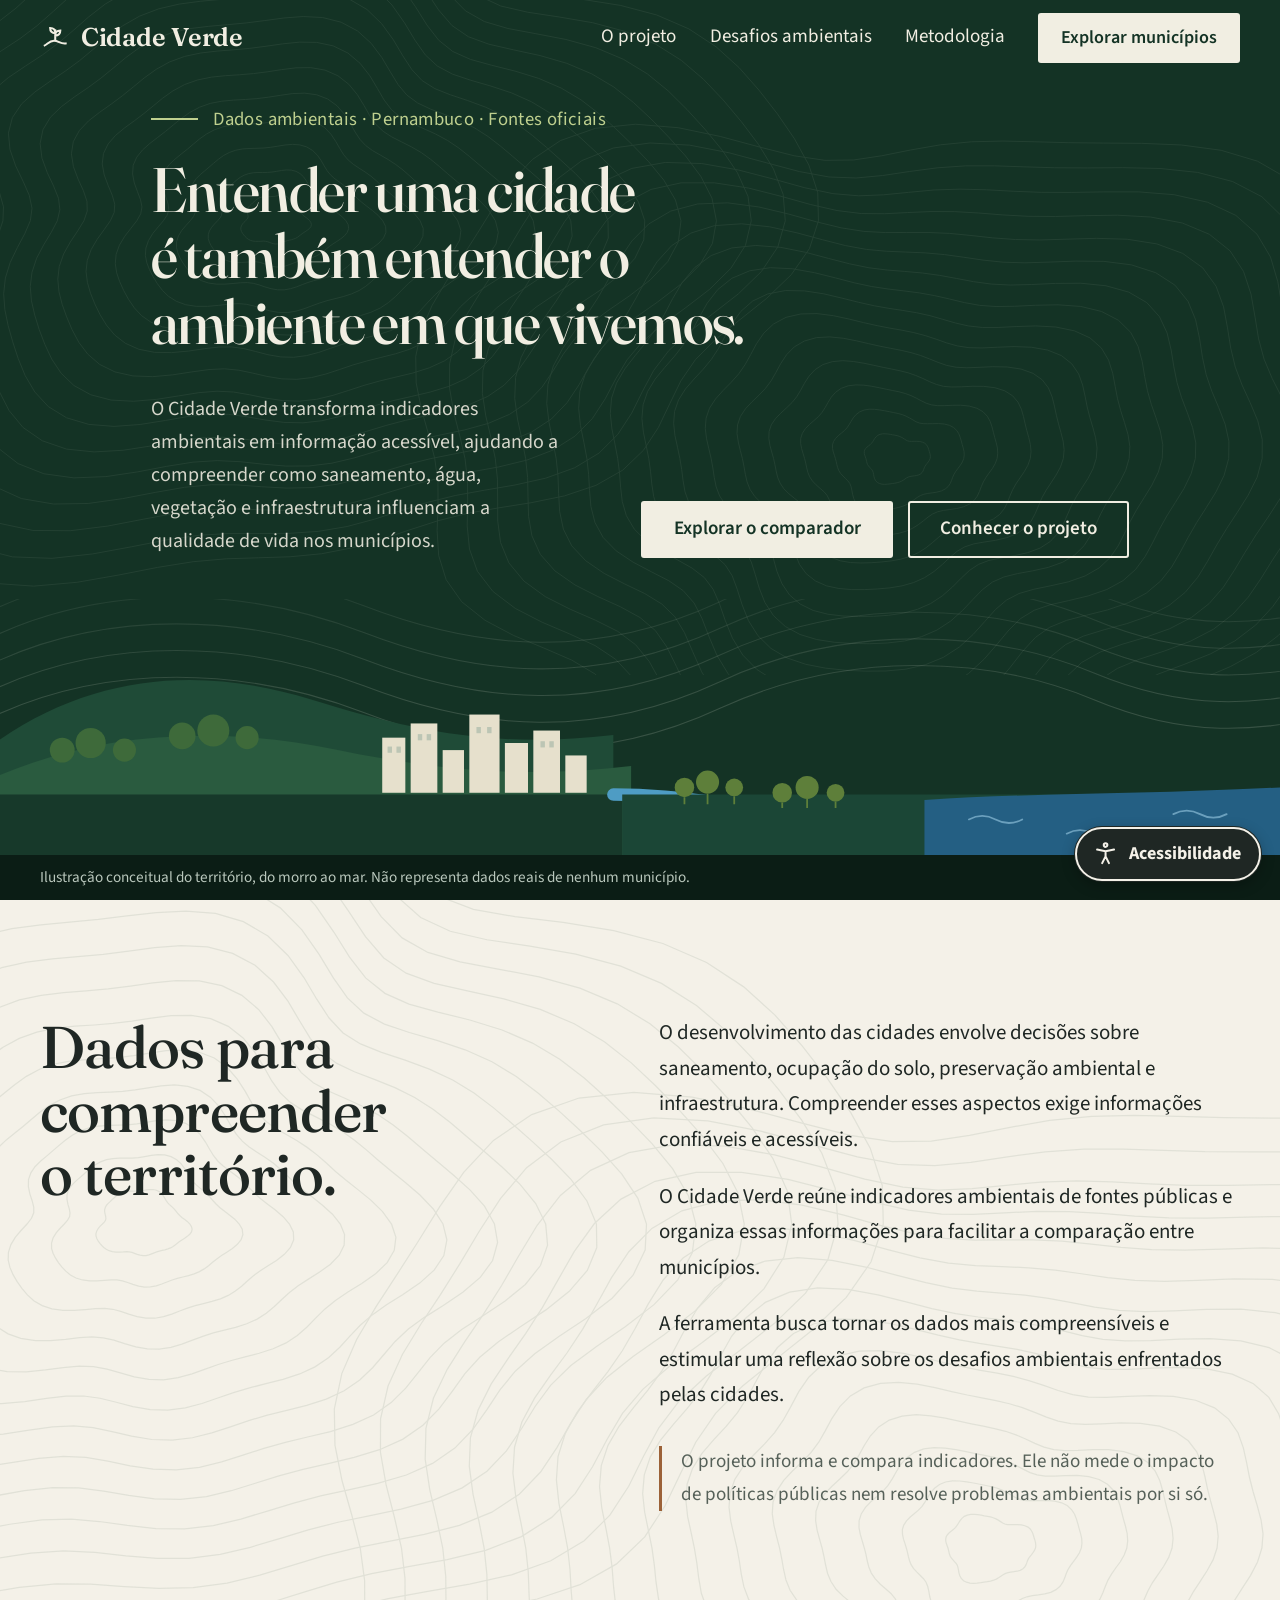
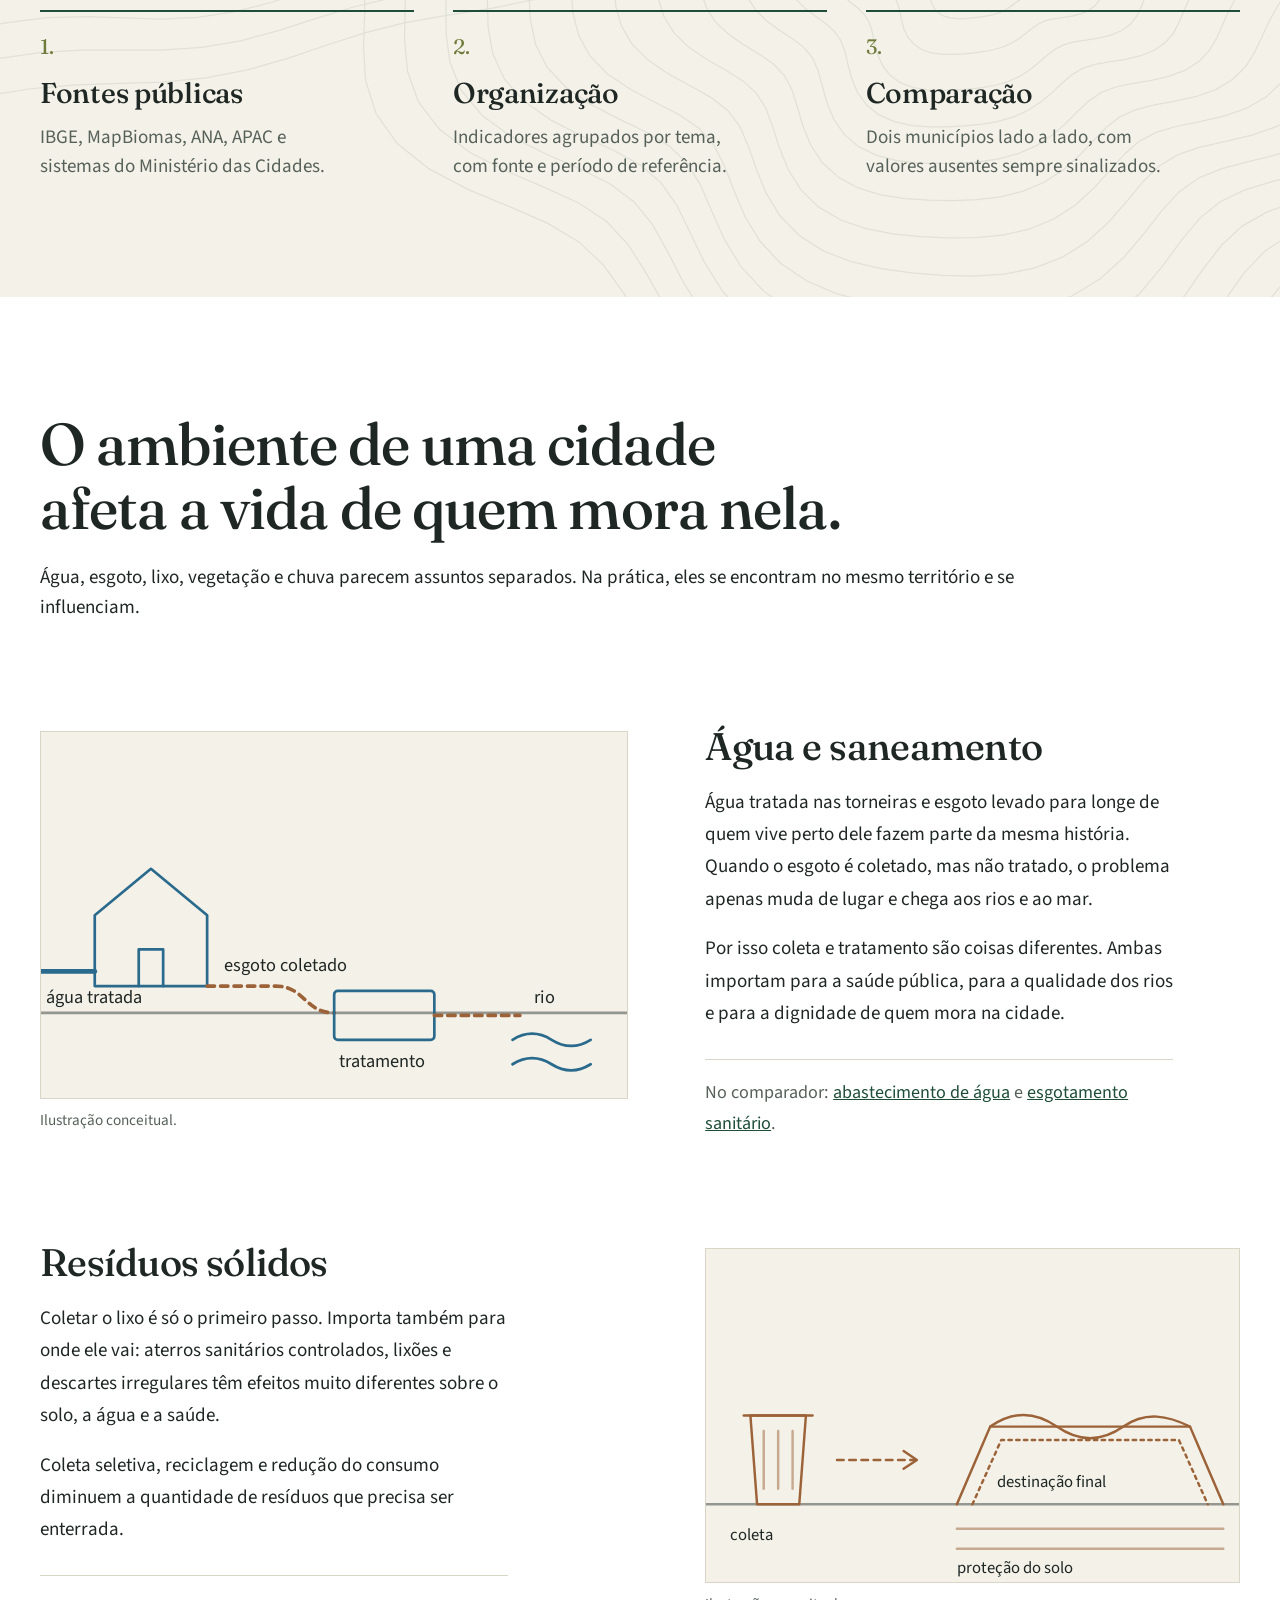
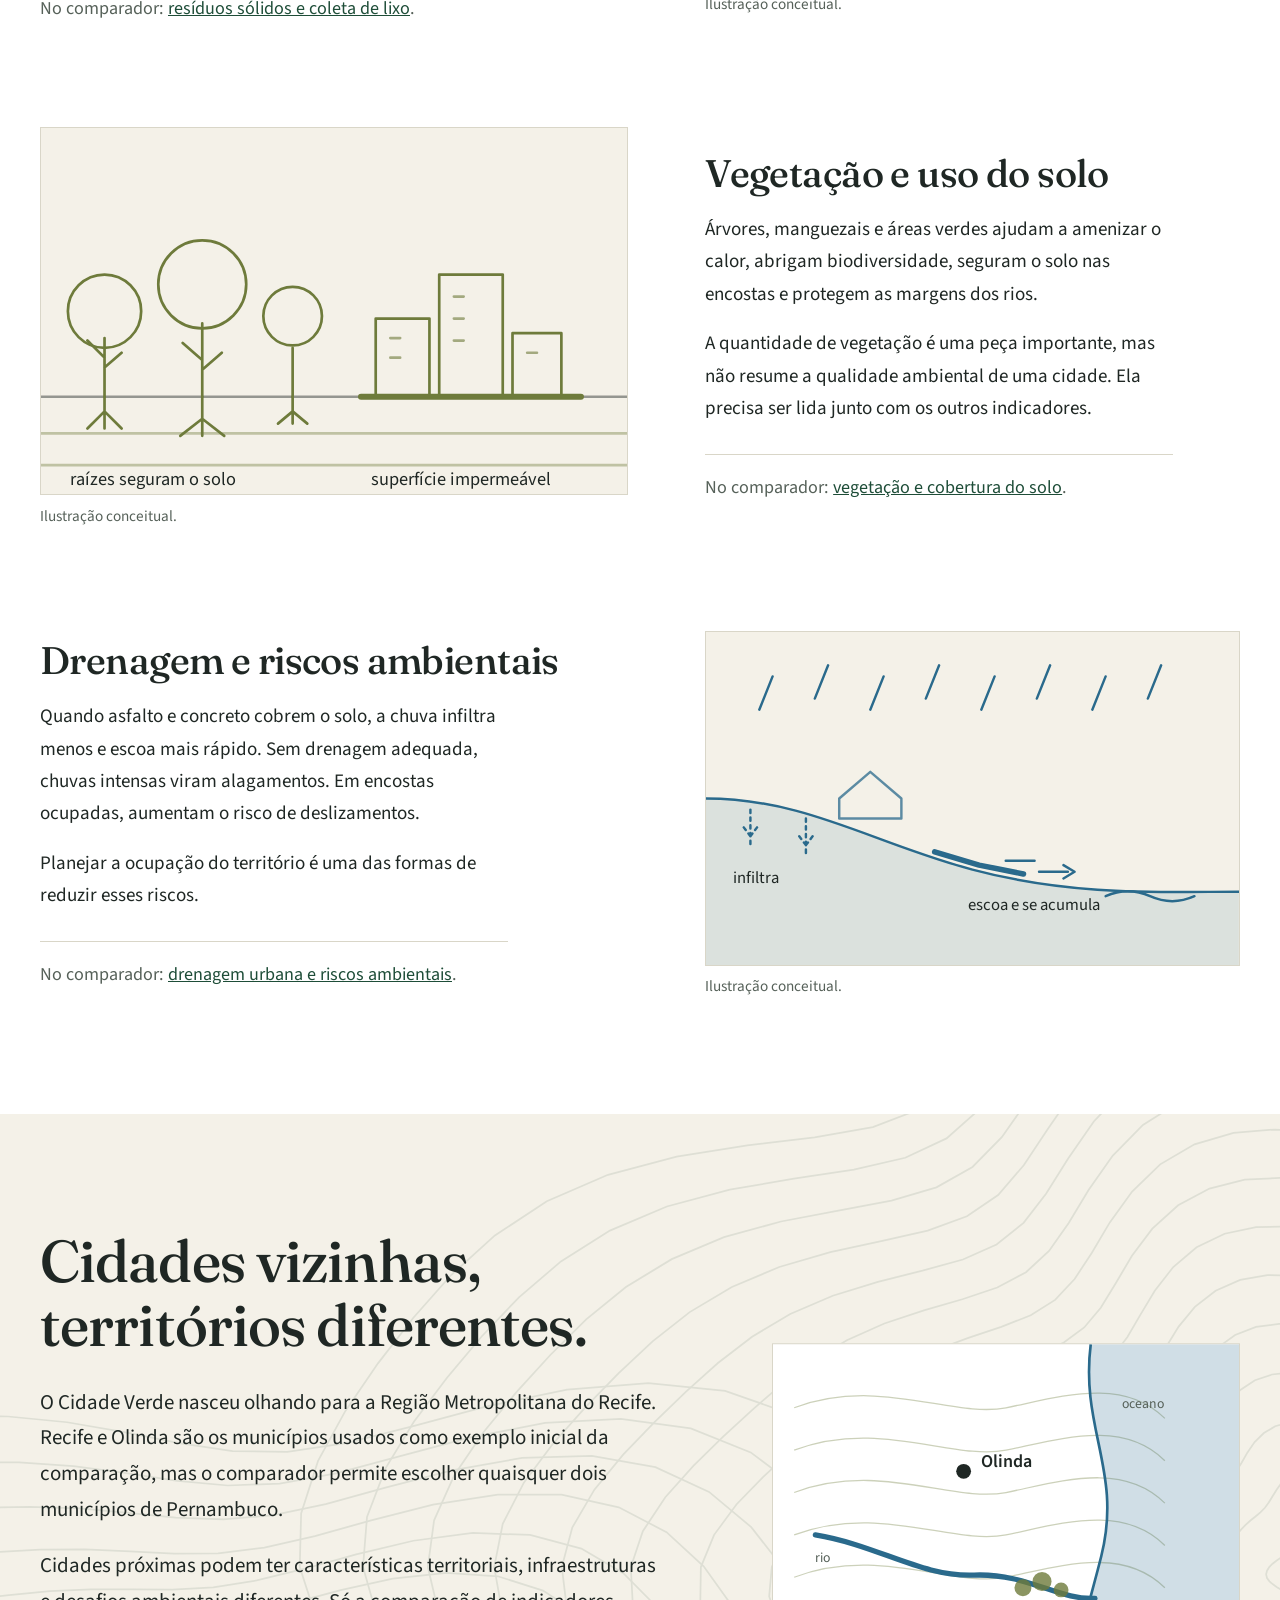
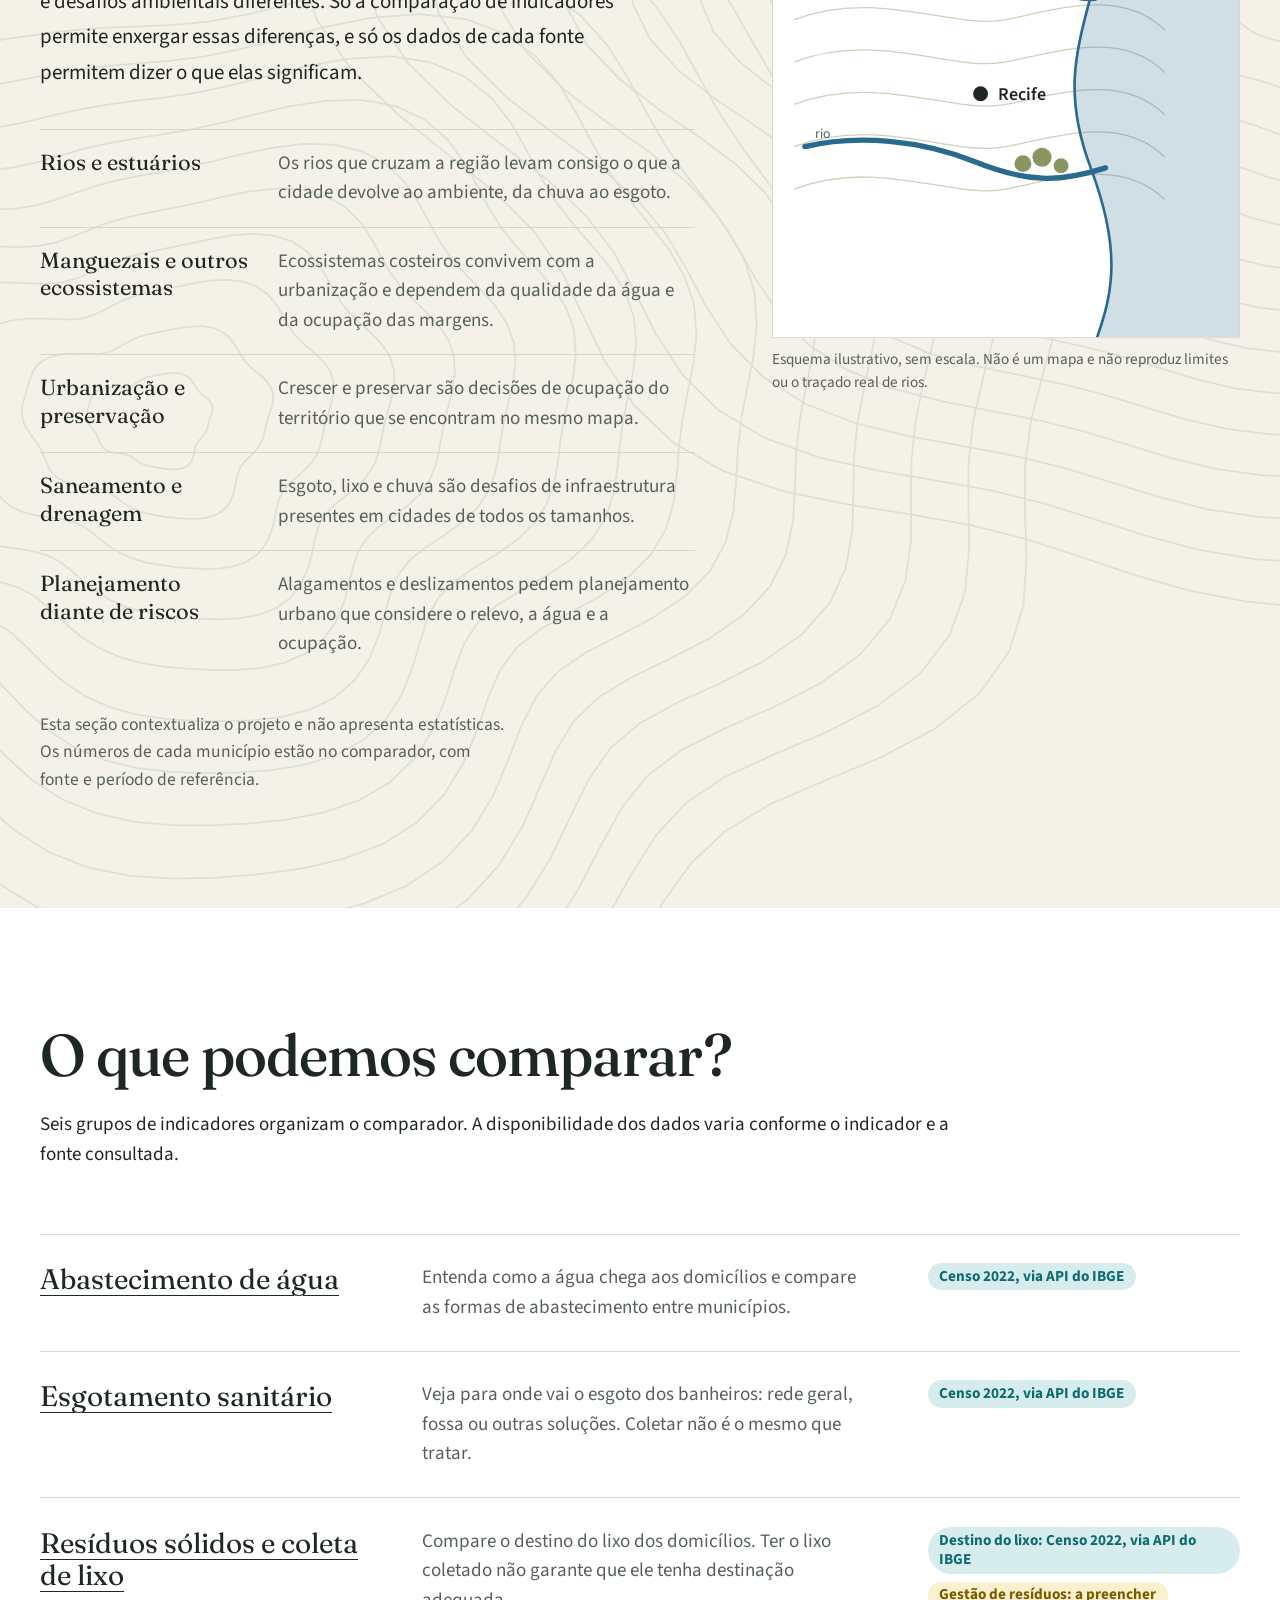
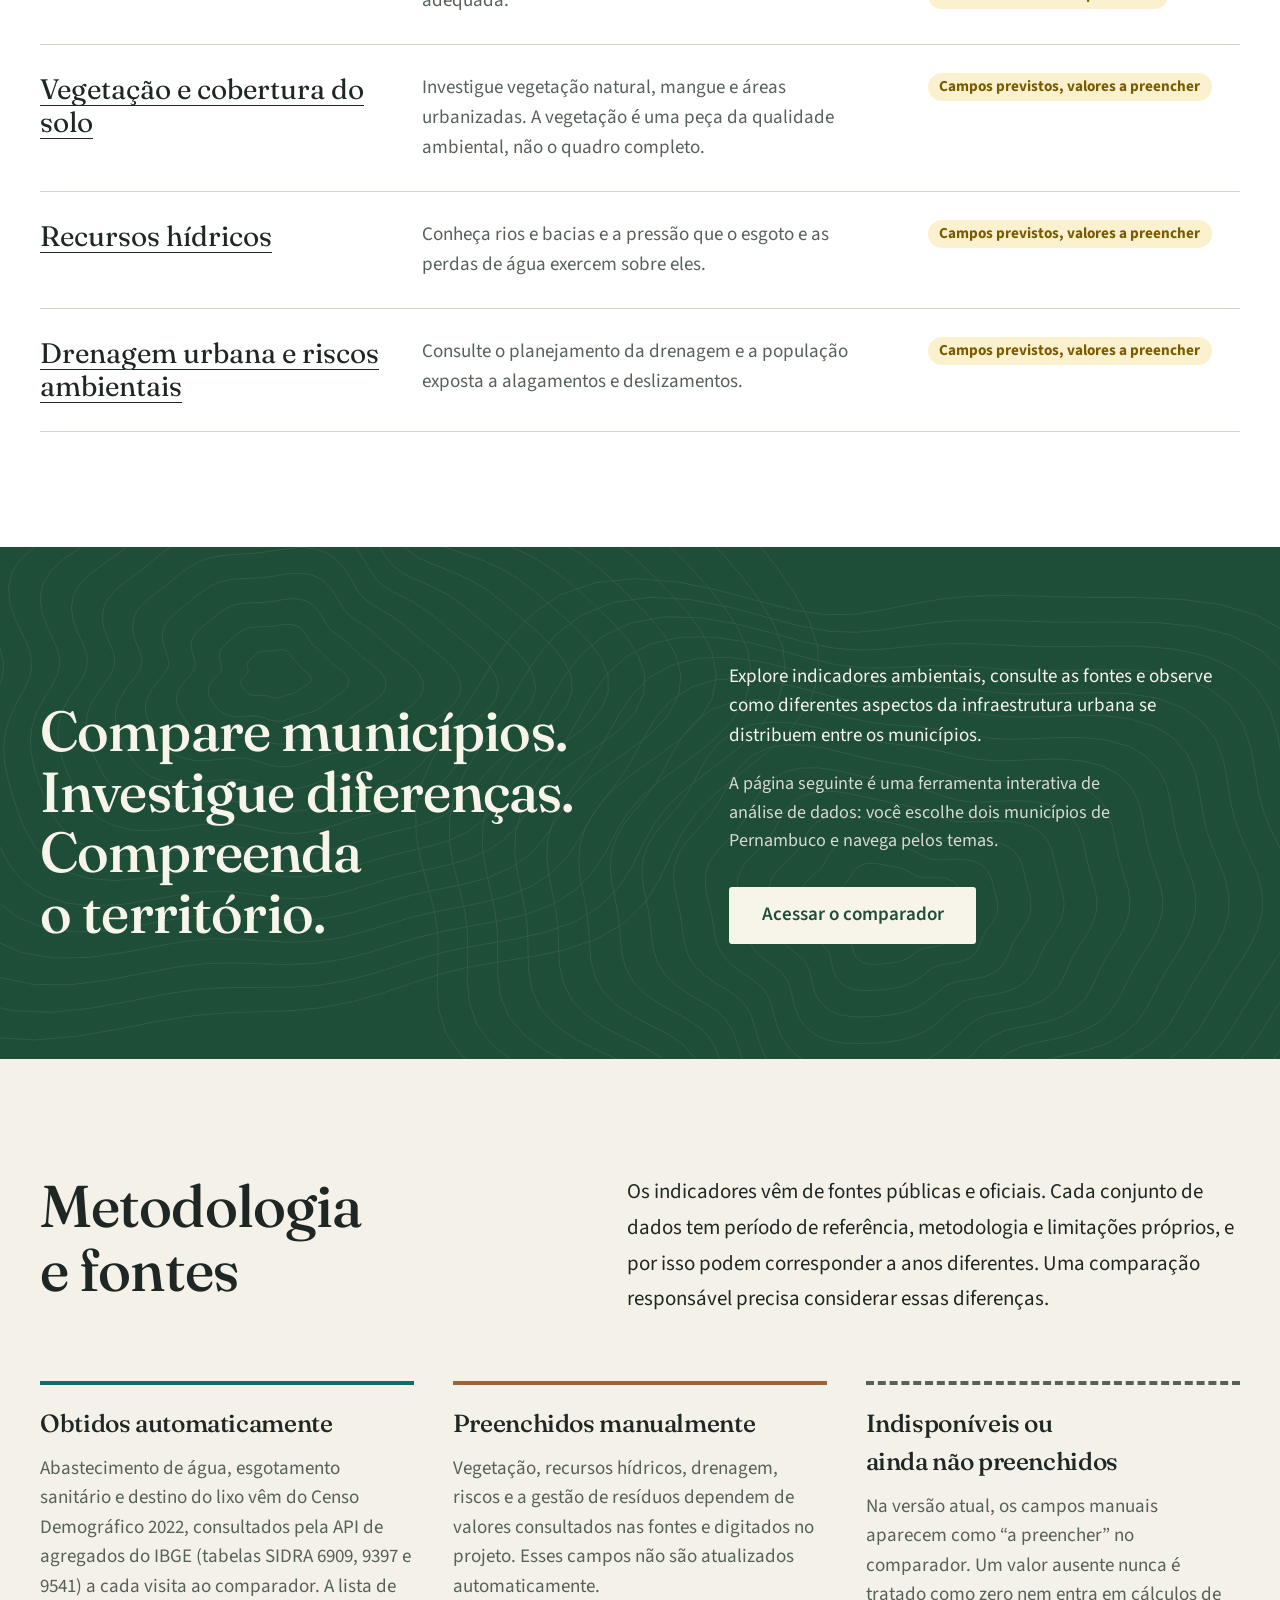
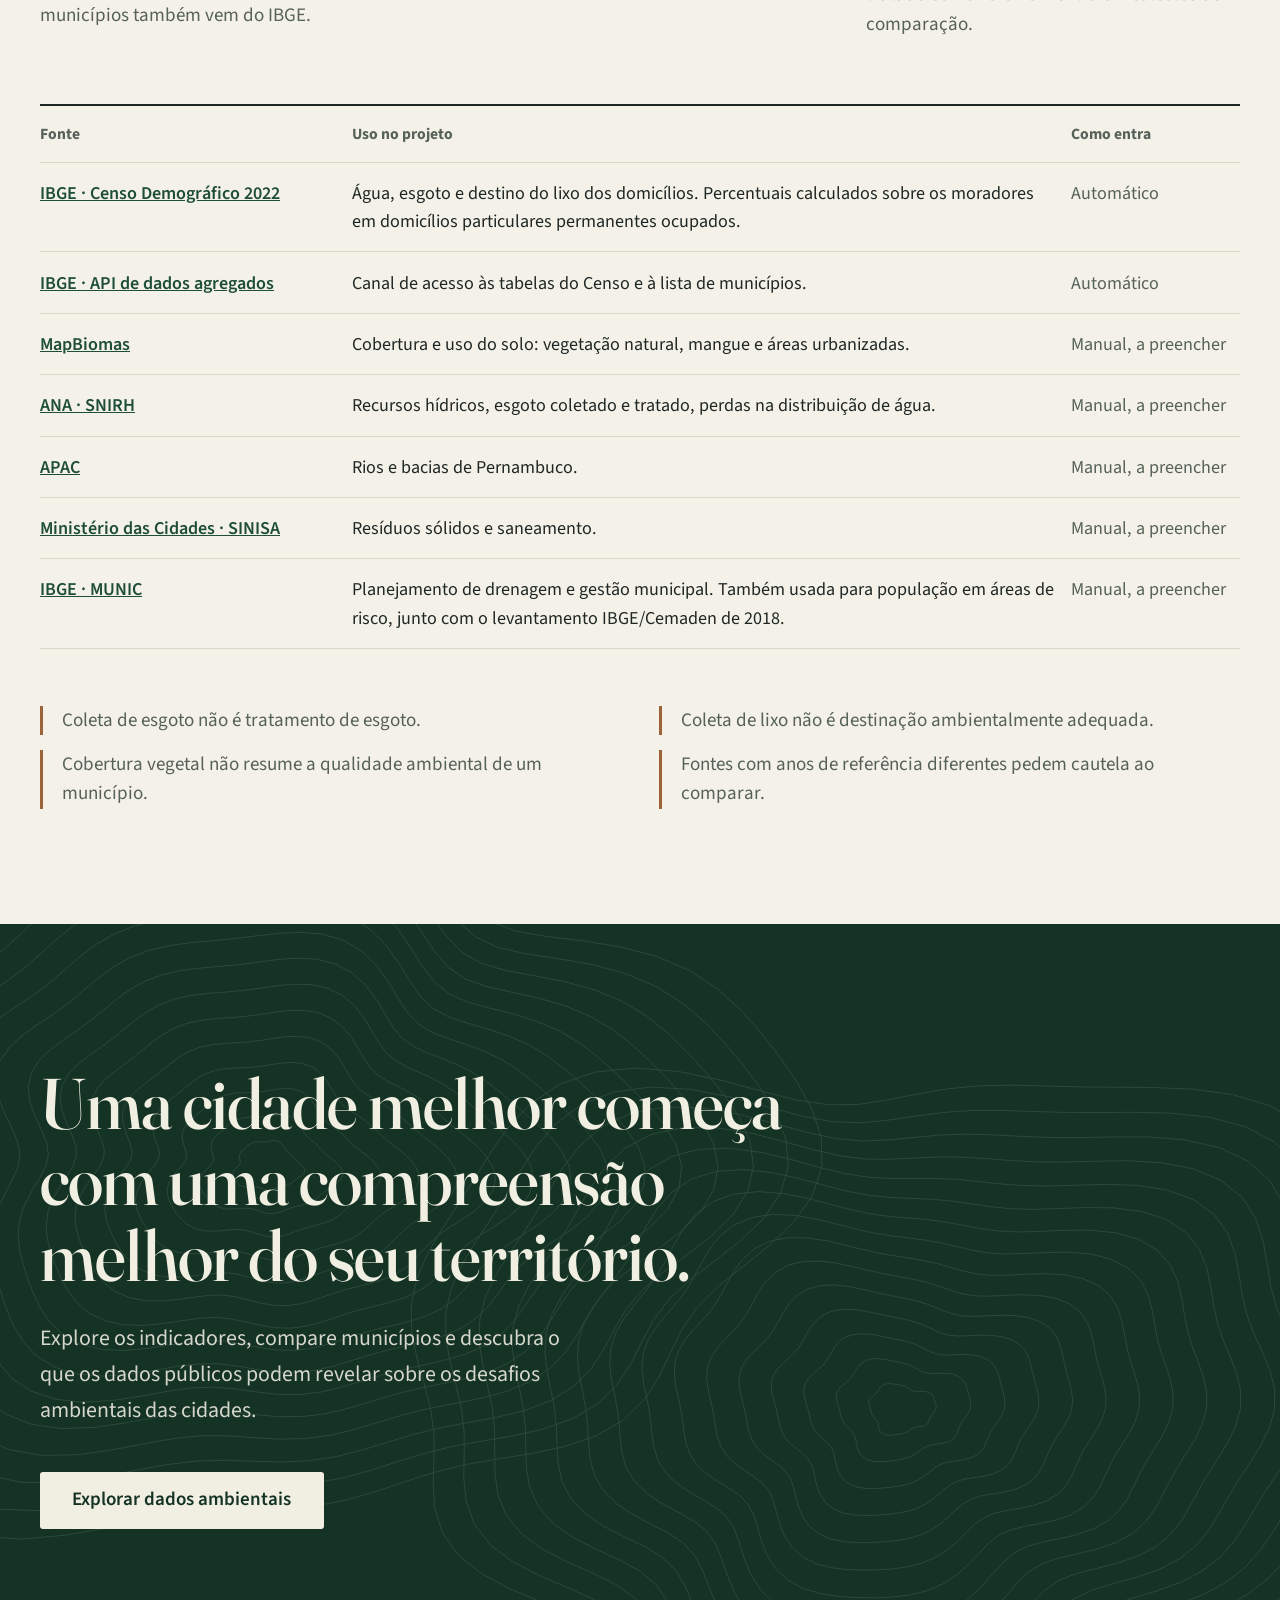
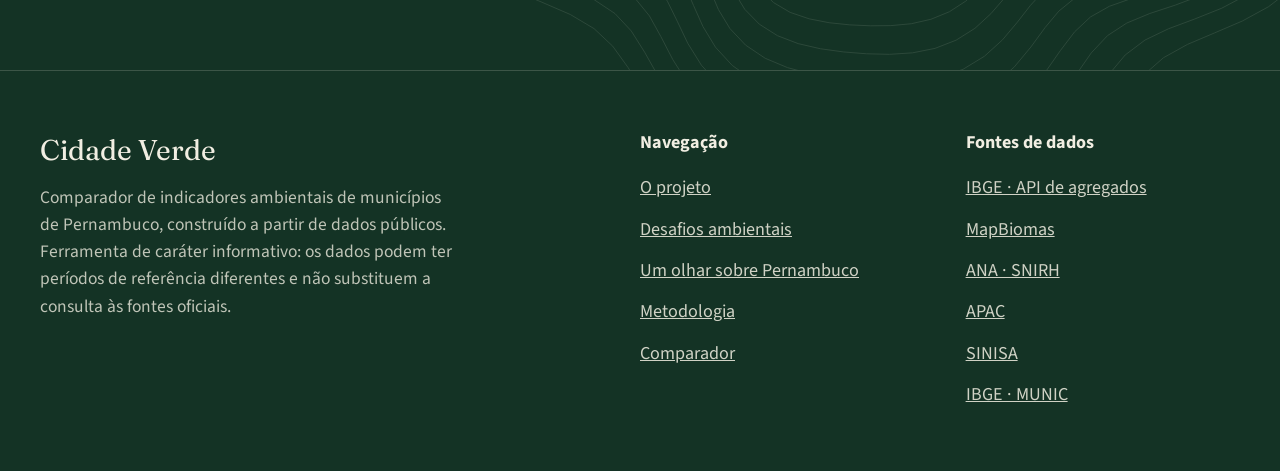
<file: index.html>
<!doctype html>
<html lang="pt-BR">
<head>
<meta charset="utf-8">
<meta name="viewport" content="width=device-width, initial-scale=1, viewport-fit=cover">
<title>Cidade Verde | Indicadores Ambientais dos Municípios</title>
<meta name="description" content="Explore e compare indicadores ambientais de municípios de Pernambuco com dados públicos sobre saneamento, resíduos, vegetação, recursos hídricos e riscos ambientais.">
<meta name="theme-color" content="#143325">
<meta property="og:type" content="website">
<meta property="og:locale" content="pt_BR">
<meta property="og:site_name" content="Cidade Verde">
<meta property="og:title" content="Cidade Verde | Indicadores Ambientais dos Municípios">
<meta property="og:description" content="Explore e compare indicadores ambientais de municípios de Pernambuco com dados públicos sobre saneamento, resíduos, vegetação, recursos hídricos e riscos ambientais.">
<meta name="twitter:card" content="summary">
<meta name="twitter:title" content="Cidade Verde | Indicadores Ambientais dos Municípios">
<meta name="twitter:description" content="Compare indicadores ambientais de municípios de Pernambuco com dados públicos.">
<link rel="preconnect" href="https://fonts.googleapis.com">
<link rel="preconnect" href="https://fonts.gstatic.com" crossorigin>
<link rel="stylesheet" href="https://fonts.googleapis.com/css2?family=Fraunces:opsz,wght@9..144,500;9..144,600&family=Source+Sans+3:wght@400;600;700&family=IBM+Plex+Mono:wght@400;500&display=swap">
<link rel="stylesheet" href="tokens.css">
<link rel="stylesheet" href="landing.css">
<link rel="stylesheet" href="a11y.css">
<script>document.documentElement.classList.add("js")</script>
<script src="a11y.js"></script>
</head>
<body>
<a class="skip" href="#conteudo">Ir para o conteúdo</a>

<!-- SEÇÃO 1: cabeçalho e navegação -->
<header class="site-header at-top" id="topo">
  <div class="container bar">
    <a class="brand" href="#inicio" aria-label="Cidade Verde, início da página">
      <svg viewBox="0 0 24 24" aria-hidden="true" fill="none" stroke="currentColor" stroke-width="1.6"><path d="M3 18c3-1 4-4 8-4s5 3 10 2"/><path d="M12 14V5m0 3c-3 0-4-2-4-4 3 0 4 1 4 4Zm0 2c3 0 4-2 4-4-3 0-4 1-4 4Z"/></svg>
      <span>Cidade Verde</span>
    </a>
    <button class="nav-toggle" type="button" aria-expanded="false" aria-controls="menu">
      <span class="nav-toggle-label">Menu</span>
      <span class="nav-toggle-icon" aria-hidden="true"></span>
    </button>
    <nav class="menu" id="menu" aria-label="Principal">
      <ul>
        <li><a href="#projeto">O projeto</a></li>
        <li><a href="#desafios">Desafios ambientais</a></li>
        <li><a href="#metodologia">Metodologia</a></li>
      </ul>
      <a class="btn btn-nav" href="comparador.html">Explorar municípios</a>
    </nav>
  </div>
</header>

<main id="conteudo">

<!-- SEÇÃO 2: hero -->
<section class="hero" id="inicio" aria-labelledby="hero-titulo">
  <div class="container hero-text">
    <p class="hero-tag">Dados ambientais · Pernambuco · Fontes oficiais</p>
    <h1 id="hero-titulo">Entender uma cidade é também entender o ambiente em que vivemos.</h1>
    <div class="hero-row">
      <p class="hero-sub">O Cidade Verde transforma indicadores ambientais em informação acessível, ajudando a compreender como saneamento, água, vegetação e infraestrutura influenciam a qualidade de vida nos municípios.</p>
      <div class="hero-cta">
        <a class="btn btn-primary" href="comparador.html">Explorar o comparador</a>
        <a class="btn btn-ghost" href="#projeto">Conhecer o projeto</a>
      </div>
    </div>
  </div>
  <figure class="hero-art">
    <svg viewBox="0 0 1440 380" preserveAspectRatio="xMidYMax slice" role="img" aria-labelledby="hero-art-t">
      <title id="hero-art-t">Ilustração conceitual de um território, do morro ao mar: vegetação, área urbana, rio, manguezal e oceano.</title>
      <defs>
        <linearGradient id="hero-fade" x1="0" y1="0" x2="0" y2="1"><stop offset="0" stop-color="#fff" stop-opacity="0"/><stop offset=".55" stop-color="#fff" stop-opacity="1"/></linearGradient>
        <mask id="hero-mask"><rect width="1440" height="380" fill="url(#hero-fade)"/></mask>
      </defs>
      <g fill="none" stroke="#F1EEE2" stroke-opacity=".16" stroke-width="1.2" mask="url(#hero-mask)">
        <path d="M-20 170c140-70 300-60 430-10s260 60 400-5 300-60 420-10 200 30 260 20"/>
        <path d="M-20 200c140-70 300-60 430-10s260 60 400-5 300-60 420-10 200 30 260 20"/>
        <path d="M-20 230c140-70 300-60 430-10s260 60 400-5 300-60 420-10 200 30 260 20"/>
        <path d="M-20 140c140-70 300-60 430-10s260 60 400-5 300-60 420-10 200 30 260 20"/>
        <path d="M-20 110c140-70 300-60 430-10s260 60 400-5 300-60 420-10 200 30 260 20"/>
      </g>
      <path d="M0 250C110 175 230 168 350 205s210 55 340 40V380H0Z" fill="#1F4B37"/>
      <path d="M0 290C120 240 250 235 380 262s230 30 330 18V380H0Z" fill="#2A5B3F"/>
      <g fill="#3E6A3A">
        <circle cx="70" cy="262" r="14"/><circle cx="102" cy="254" r="17"/><circle cx="140" cy="262" r="13"/>
        <circle cx="205" cy="246" r="15"/><circle cx="240" cy="240" r="18"/><circle cx="278" cy="248" r="13"/>
      </g>
      <g fill="#E6E0CC">
        <rect x="430" y="248" width="26" height="62"/><rect x="462" y="232" width="30" height="78"/>
        <rect x="498" y="262" width="24" height="48"/><rect x="528" y="222" width="34" height="88"/>
        <rect x="568" y="254" width="26" height="56"/><rect x="600" y="240" width="30" height="70"/>
        <rect x="636" y="268" width="24" height="42"/>
      </g>
      <g fill="#9BB0A2" opacity=".55">
        <rect x="436" y="258" width="5" height="7"/><rect x="446" y="258" width="5" height="7"/><rect x="470" y="244" width="5" height="7"/>
        <rect x="480" y="244" width="5" height="7"/><rect x="536" y="236" width="5" height="7"/><rect x="548" y="236" width="5" height="7"/>
        <rect x="608" y="252" width="5" height="7"/><rect x="618" y="252" width="5" height="7"/>
      </g>
      <path d="M0 312H700V380H0Z" fill="#17392A"/>
      <path d="M690 312C760 312 800 322 860 326s150 6 240 8" fill="none" stroke="#4E9CC4" stroke-width="14" stroke-linecap="round"/>
      <path d="M700 312H1440V380H700Z" fill="#1B4636"/>
      <g fill="#5E7F3A">
        <circle cx="770" cy="304" r="11"/><circle cx="796" cy="298" r="13"/><circle cx="826" cy="304" r="10"/>
        <circle cx="880" cy="310" r="11"/><circle cx="908" cy="304" r="13"/><circle cx="940" cy="310" r="10"/>
      </g>
      <g stroke="#5E7F3A" stroke-width="2" fill="none">
        <path d="M770 315v8M796 311v12M826 314v9M880 321v6M908 317v10M940 320v7"/>
      </g>
      <path d="M1040 380V318c120-8 250-6 400-14V380Z" fill="#245F83"/>
      <g fill="none" stroke="#9CCBE4" stroke-opacity=".6" stroke-width="2" stroke-linecap="round">
        <path d="M1090 340q15-8 30 0t30 0"/><path d="M1200 356q15-8 30 0t30 0"/><path d="M1320 334q15-8 30 0t30 0"/>
      </g>
    </svg>
    <figcaption>Ilustração conceitual do território, do morro ao mar. Não representa dados reais de nenhum município.</figcaption>
  </figure>
</section>

<!-- SEÇÃO 3: apresentação do projeto -->
<section class="section projeto" id="projeto" aria-labelledby="projeto-titulo">
  <div class="container projeto-grid">
    <div class="projeto-head">
      <h2 id="projeto-titulo">Dados para compreender o território.</h2>
    </div>
    <div class="projeto-body prose">
      <p>O desenvolvimento das cidades envolve decisões sobre saneamento, ocupação do solo, preservação ambiental e infraestrutura. Compreender esses aspectos exige informações confiáveis e acessíveis.</p>
      <p>O Cidade Verde reúne indicadores ambientais de fontes públicas e organiza essas informações para facilitar a comparação entre municípios.</p>
      <p>A ferramenta busca tornar os dados mais compreensíveis e estimular uma reflexão sobre os desafios ambientais enfrentados pelas cidades.</p>
      <p class="limite">O projeto informa e compara indicadores. Ele não mede o impacto de políticas públicas nem resolve problemas ambientais por si só.</p>
    </div>
    <ol class="fluxo" aria-label="Como o Cidade Verde funciona">
      <li><strong>Fontes públicas</strong><span>IBGE, MapBiomas, ANA, APAC e sistemas do Ministério das Cidades.</span></li>
      <li><strong>Organização</strong><span>Indicadores agrupados por tema, com fonte e período de referência.</span></li>
      <li><strong>Comparação</strong><span>Dois municípios lado a lado, com valores ausentes sempre sinalizados.</span></li>
    </ol>
  </div>
</section>

<!-- SEÇÃO 4: por que o meio ambiente urbano importa -->
<section class="section desafios" id="desafios" aria-labelledby="desafios-titulo">
  <div class="container">
    <div class="desafios-head">
      <h2 id="desafios-titulo">O ambiente de uma cidade afeta a vida de quem mora nela.</h2>
      <p class="prose">Água, esgoto, lixo, vegetação e chuva parecem assuntos separados. Na prática, eles se encontram no mesmo território e se influenciam.</p>
    </div>

    <article class="tema reveal" id="tema-agua">
      <figure class="tema-fig tema-river">
        <svg viewBox="0 0 480 300" role="img" aria-labelledby="fig-agua-t">
          <title id="fig-agua-t">Esquema de uma casa ligada à rede de água e ao esgoto, que segue para tratamento antes de chegar ao rio.</title>
          <g class="ln">
            <path d="M0 230H480" class="ground"/>
            <path d="M44 150l46-38 46 38v58H44Z"/><path d="M80 208v-30h20v30"/>
            <path d="M0 196H44" class="pipe-a"/>
            <path d="M136 208h56c24 0 24 22 48 22" class="pipe-b" stroke-dasharray="6 5"/>
            <rect x="240" y="212" width="82" height="40" rx="3"/>
            <path d="M322 232h70" class="pipe-b" stroke-dasharray="6 5"/>
            <path d="M386 252q16-10 32 0t32 0M386 272q16-10 32 0t32 0" class="water"/>
          </g>
          <g class="tx">
            <text x="4" y="222">água tratada</text>
            <text x="150" y="196">esgoto coletado</text>
            <text x="244" y="274">tratamento</text>
            <text x="404" y="222">rio</text>
          </g>
        </svg>
        <figcaption>Ilustração conceitual.</figcaption>
      </figure>
      <div class="tema-txt">
        <h3>Água e saneamento</h3>
        <p>Água tratada nas torneiras e esgoto levado para longe de quem vive perto dele fazem parte da mesma história. Quando o esgoto é coletado, mas não tratado, o problema apenas muda de lugar e chega aos rios e ao mar.</p>
        <p>Por isso coleta e tratamento são coisas diferentes. Ambas importam para a saúde pública, para a qualidade dos rios e para a dignidade de quem mora na cidade.</p>
        <p class="ver">No comparador: <a href="comparador.html#agua">abastecimento de água</a> e <a href="comparador.html#esgoto">esgotamento sanitário</a>.</p>
      </div>
    </article>

    <article class="tema tema-inv reveal" id="tema-residuos">
      <figure class="tema-fig tema-earth">
        <svg viewBox="0 0 480 300" role="img" aria-labelledby="fig-res-t">
          <title id="fig-res-t">Esquema de um recipiente de lixo, a coleta e um aterro sanitário em corte, com camadas de proteção do solo.</title>
          <g class="ln">
            <path d="M0 230H480" class="ground"/>
            <path d="M40 150h50l-6 80H46Z"/><path d="M34 150h62"/><path d="M52 164v52M65 164v52M78 164v52" opacity=".5"/>
            <path d="M118 190h70" stroke-dasharray="6 5"/><path d="M178 182l12 8-12 8"/>
            <path d="M226 230l30-70h180l30 70"/>
            <path d="M240 230l26-58h160l26 58" stroke-dasharray="3 4"/>
            <path d="M256 160c20-14 40-14 60 0s40 14 60 0 40-10 60 0"/>
            <path d="M226 252h240M226 270h240" opacity=".5"/>
          </g>
          <g class="tx">
            <text x="22" y="262">coleta</text>
            <text x="262" y="214">destinação final</text>
            <text x="226" y="292">proteção do solo</text>
          </g>
        </svg>
        <figcaption>Ilustração conceitual.</figcaption>
      </figure>
      <div class="tema-txt">
        <h3>Resíduos sólidos</h3>
        <p>Coletar o lixo é só o primeiro passo. Importa também para onde ele vai: aterros sanitários controlados, lixões e descartes irregulares têm efeitos muito diferentes sobre o solo, a água e a saúde.</p>
        <p>Coleta seletiva, reciclagem e redução do consumo diminuem a quantidade de resíduos que precisa ser enterrada.</p>
        <p class="ver">No comparador: <a href="comparador.html#residuos">resíduos sólidos e coleta de lixo</a>.</p>
      </div>
    </article>

    <article class="tema reveal" id="tema-vegetacao">
      <figure class="tema-fig tema-olive">
        <svg viewBox="0 0 480 300" role="img" aria-labelledby="fig-veg-t">
          <title id="fig-veg-t">Esquema de um corte do solo com árvores de raízes profundas à esquerda e edifícios à direita.</title>
          <g class="ln">
            <path d="M0 220H480" class="ground"/>
            <path d="M0 250H480M0 276H480" opacity=".4"/>
            <path d="M52 220v-48M52 188l-14-14M52 196l14-12"/><circle cx="52" cy="150" r="30"/><path d="M52 220v26M52 232l-14 14M52 232l14 14"/>
            <path d="M132 220v-60M132 190l-16-14M132 198l16-14"/><circle cx="132" cy="128" r="36"/><path d="M132 220v32M132 238l-18 14M132 238l18 14"/>
            <path d="M206 220v-40"/><circle cx="206" cy="154" r="24"/><path d="M206 220v22M206 232l-12 10M206 232l12 10"/>
            <rect x="274" y="156" width="44" height="64"/><rect x="326" y="120" width="52" height="100"/><rect x="386" y="168" width="40" height="52"/>
            <path d="M286 172h8M286 188h8M338 138h8M338 156h8M338 174h8M398 184h8" opacity=".6"/>
            <path d="M262 220h180" stroke-width="5"/>
          </g>
          <g class="tx"><text x="24" y="292">raízes seguram o solo</text><text x="270" y="292">superfície impermeável</text></g>
        </svg>
        <figcaption>Ilustração conceitual.</figcaption>
      </figure>
      <div class="tema-txt">
        <h3>Vegetação e uso do solo</h3>
        <p>Árvores, manguezais e áreas verdes ajudam a amenizar o calor, abrigam biodiversidade, seguram o solo nas encostas e protegem as margens dos rios.</p>
        <p>A quantidade de vegetação é uma peça importante, mas não resume a qualidade ambiental de uma cidade. Ela precisa ser lida junto com os outros indicadores.</p>
        <p class="ver">No comparador: <a href="comparador.html#vegetacao">vegetação e cobertura do solo</a>.</p>
      </div>
    </article>

    <article class="tema tema-inv reveal" id="tema-drenagem">
      <figure class="tema-fig tema-river">
        <svg viewBox="0 0 480 300" role="img" aria-labelledby="fig-dre-t">
          <title id="fig-dre-t">Esquema de uma encosta com chuva: onde o solo está livre a água infiltra, onde está coberto ela escorre para a parte baixa.</title>
          <g class="ln">
            <path d="M0 150C90 150 150 190 240 214s170 20 240 20"/>
            <path d="M0 150C90 150 150 190 240 214s170 20 240 20V300H0Z" class="fillsoft" stroke="none"/>
            <path d="M60 40l-12 30M110 30l-12 30M160 40l-12 30M210 30l-12 30M260 40l-12 30M310 30l-12 30M360 40l-12 30M410 30l-12 30" class="water"/>
            <path d="M40 160v32M40 184l-6-8M40 184l6-8M90 168v32M90 192l-6-8M90 192l6-8" stroke-dasharray="3 4"/>
            <path d="M206 198l40 12 40 8" stroke-width="5"/>
            <path d="M270 206h26M300 216h26" class="water"/><path d="M322 210l10 6-10 6" class="water"/>
            <path d="M120 150l28-24 28 24v18H120Z" opacity=".75"/>
            <path d="M360 238q20-9 40 0t40 0" class="water"/>
          </g>
          <g class="tx"><text x="24" y="226">infiltra</text><text x="236" y="250">escoa e se acumula</text></g>
        </svg>
        <figcaption>Ilustração conceitual.</figcaption>
      </figure>
      <div class="tema-txt">
        <h3>Drenagem e riscos ambientais</h3>
        <p>Quando asfalto e concreto cobrem o solo, a chuva infiltra menos e escoa mais rápido. Sem drenagem adequada, chuvas intensas viram alagamentos. Em encostas ocupadas, aumentam o risco de deslizamentos.</p>
        <p>Planejar a ocupação do território é uma das formas de reduzir esses riscos.</p>
        <p class="ver">No comparador: <a href="comparador.html#drenagem">drenagem urbana e riscos ambientais</a>.</p>
      </div>
    </article>
  </div>
</section>

<!-- SEÇÃO 5: um olhar sobre Pernambuco -->
<section class="section pernambuco" id="pernambuco" aria-labelledby="pe-titulo">
  <div class="container pe-grid">
    <div class="pe-text">
      <h2 id="pe-titulo">Cidades vizinhas, territórios diferentes.</h2>
      <div class="prose">
        <p>O Cidade Verde nasceu olhando para a Região Metropolitana do Recife. Recife e Olinda são os municípios usados como exemplo inicial da comparação, mas o comparador permite escolher quaisquer dois municípios de Pernambuco.</p>
        <p>Cidades próximas podem ter características territoriais, infraestruturas e desafios ambientais diferentes. Só a comparação de indicadores permite enxergar essas diferenças, e só os dados de cada fonte permitem dizer o que elas significam.</p>
      </div>
      <dl class="pe-lista">
        <div><dt>Rios e estuários</dt><dd>Os rios que cruzam a região levam consigo o que a cidade devolve ao ambiente, da chuva ao esgoto.</dd></div>
        <div><dt>Manguezais e outros ecossistemas</dt><dd>Ecossistemas costeiros convivem com a urbanização e dependem da qualidade da água e da ocupação das margens.</dd></div>
        <div><dt>Urbanização e preservação</dt><dd>Crescer e preservar são decisões de ocupação do território que se encontram no mesmo mapa.</dd></div>
        <div><dt>Saneamento e drenagem</dt><dd>Esgoto, lixo e chuva são desafios de infraestrutura presentes em cidades de todos os tamanhos.</dd></div>
        <div><dt>Planejamento diante de riscos</dt><dd>Alagamentos e deslizamentos pedem planejamento urbano que considere o relevo, a água e a ocupação.</dd></div>
      </dl>
      <p class="aviso">Esta seção contextualiza o projeto e não apresenta estatísticas. Os números de cada município estão no comparador, com fonte e período de referência.</p>
    </div>
    <figure class="pe-fig">
      <svg viewBox="0 0 440 560" role="img" aria-labelledby="pe-art-t">
        <title id="pe-art-t">Esquema ilustrativo de um litoral com rios desaguando no mar. Olinda aparece ao norte e Recife ao sul.</title>
        <g fill="none" stroke="var(--olive)" stroke-opacity=".35" stroke-width="1.2">
          <path d="M20 60c80-30 150 10 200 0s110-30 150 10"/><path d="M20 100c80-30 150 10 200 0s110-30 150 10"/>
          <path d="M20 140c80-30 150 10 200 0s110-30 150 10"/><path d="M20 180c80-30 150 10 200 0s110-30 150 10"/>
          <path d="M20 220c80-30 150 10 200 0s110-30 150 10"/><path d="M20 260c80-30 150 10 200 0s110-30 150 10"/>
          <path d="M20 300c80-30 150 10 200 0s110-30 150 10"/><path d="M20 340c80-30 150 10 200 0s110-30 150 10"/>
          <path d="M20 380c80-30 150 10 200 0s110-30 150 10"/><path d="M20 420c80-30 150 10 200 0s110-30 150 10"/>
        </g>
        <path d="M300 0c-10 80 30 120 10 200s-40 120-10 200 20 120 6 160H440V0Z" fill="var(--river)" fill-opacity=".22"/>
        <path d="M300 0c-10 80 30 120 10 200s-40 120-10 200 20 120 6 160" fill="none" stroke="var(--river)" stroke-width="2.5"/>
        <path d="M40 180c60 10 100 40 150 38s80 24 114 22" fill="none" stroke="var(--river)" stroke-width="5" stroke-linecap="round"/>
        <path d="M30 380c50-12 110-6 160 14s80 20 124 6" fill="none" stroke="var(--river)" stroke-width="5" stroke-linecap="round"/>
        <g fill="var(--olive)" fill-opacity=".8">
          <circle cx="236" cy="230" r="8"/><circle cx="254" cy="224" r="9"/><circle cx="272" cy="232" r="7"/>
          <circle cx="236" cy="396" r="8"/><circle cx="254" cy="390" r="9"/><circle cx="272" cy="398" r="7"/>
        </g>
        <g fill="var(--fg)">
          <circle cx="180" cy="120" r="7"/><circle cx="196" cy="330" r="7"/>
        </g>
        <g font-family="var(--body)" font-size="17" fill="var(--fg)" font-weight="600">
          <text x="196" y="116">Olinda</text><text x="212" y="336">Recife</text>
        </g>
        <g font-family="var(--body)" font-size="13" fill="var(--muted)">
          <text x="330" y="60">oceano</text><text x="40" y="206">rio</text><text x="40" y="372">rio</text>
        </g>
      </svg>
      <figcaption>Esquema ilustrativo, sem escala. Não é um mapa e não reproduz limites ou o traçado real de rios.</figcaption>
    </figure>
  </div>
</section>

<!-- SEÇÃO 6: o que podemos comparar -->
<section class="section indicadores" id="indicadores" aria-labelledby="ind-titulo">
  <div class="container">
    <div class="ind-head">
      <h2 id="ind-titulo">O que podemos comparar?</h2>
      <p class="prose">Seis grupos de indicadores organizam o comparador. A disponibilidade dos dados varia conforme o indicador e a fonte consultada.</p>
    </div>
    <ul class="ind-lista">
      <li>
        <div class="ind-nome"><a href="comparador.html#agua">Abastecimento de água</a></div>
        <p>Entenda como a água chega aos domicílios e compare as formas de abastecimento entre municípios.</p>
        <div class="ind-status"><span class="status status-auto">Censo 2022, via API do IBGE</span></div>
      </li>
      <li>
        <div class="ind-nome"><a href="comparador.html#esgoto">Esgotamento sanitário</a></div>
        <p>Veja para onde vai o esgoto dos banheiros: rede geral, fossa ou outras soluções. Coletar não é o mesmo que tratar.</p>
        <div class="ind-status"><span class="status status-auto">Censo 2022, via API do IBGE</span></div>
      </li>
      <li>
        <div class="ind-nome"><a href="comparador.html#residuos">Resíduos sólidos e coleta de lixo</a></div>
        <p>Compare o destino do lixo dos domicílios. Ter o lixo coletado não garante que ele tenha destinação adequada.</p>
        <div class="ind-status"><span class="status status-auto">Destino do lixo: Censo 2022, via API do IBGE</span>
          <span class="status status-manual">Gestão de resíduos: a preencher</span></div>
      </li>
      <li>
        <div class="ind-nome"><a href="comparador.html#vegetacao">Vegetação e cobertura do solo</a></div>
        <p>Investigue vegetação natural, mangue e áreas urbanizadas. A vegetação é uma peça da qualidade ambiental, não o quadro completo.</p>
        <div class="ind-status"><span class="status status-manual">Campos previstos, valores a preencher</span></div>
      </li>
      <li>
        <div class="ind-nome"><a href="comparador.html#hidricos">Recursos hídricos</a></div>
        <p>Conheça rios e bacias e a pressão que o esgoto e as perdas de água exercem sobre eles.</p>
        <div class="ind-status"><span class="status status-manual">Campos previstos, valores a preencher</span></div>
      </li>
      <li>
        <div class="ind-nome"><a href="comparador.html#drenagem">Drenagem urbana e riscos ambientais</a></div>
        <p>Consulte o planejamento da drenagem e a população exposta a alagamentos e deslizamentos.</p>
        <div class="ind-status"><span class="status status-manual">Campos previstos, valores a preencher</span></div>
      </li>
    </ul>
  </div>
</section>

<!-- SEÇÃO 7: conheça o comparador -->
<section class="section transicao" id="comparador" aria-labelledby="comp-titulo">
  <div class="container transicao-inner">
    <h2 id="comp-titulo">Compare municípios. Investigue diferenças. Compreenda o território.</h2>
    <div>
      <p class="prose">Explore indicadores ambientais, consulte as fontes e observe como diferentes aspectos da infraestrutura urbana se distribuem entre os municípios.</p>
      <p class="nota-ferramenta">A página seguinte é uma ferramenta interativa de análise de dados: você escolhe dois municípios de Pernambuco e navega pelos temas.</p>
      <a class="btn btn-primary" href="comparador.html">Acessar o comparador</a>
    </div>
  </div>
</section>

<!-- SEÇÃO 8: metodologia e fontes -->
<section class="section metodologia" id="metodologia" aria-labelledby="met-titulo">
  <div class="container">
    <div class="met-head">
      <h2 id="met-titulo">Metodologia e fontes</h2>
      <div class="prose">
        <p>Os indicadores vêm de fontes públicas e oficiais. Cada conjunto de dados tem período de referência, metodologia e limitações próprios, e por isso podem corresponder a anos diferentes. Uma comparação responsável precisa considerar essas diferenças.</p>
      </div>
    </div>

    <div class="met-status">
      <div class="ms ms-auto">
        <h3>Obtidos automaticamente</h3>
        <p>Abastecimento de água, esgotamento sanitário e destino do lixo vêm do Censo Demográfico 2022, consultados pela API de agregados do IBGE (tabelas SIDRA 6909, 9397 e 9541) a cada visita ao comparador. A lista de municípios também vem do IBGE.</p>
      </div>
      <div class="ms ms-manual">
        <h3>Preenchidos manualmente</h3>
        <p>Vegetação, recursos hídricos, drenagem, riscos e a gestão de resíduos dependem de valores consultados nas fontes e digitados no projeto. Esses campos não são atualizados automaticamente.</p>
      </div>
      <div class="ms ms-vazio">
        <h3>Indisponíveis ou ainda não preenchidos</h3>
        <p>Na versão atual, os campos manuais aparecem como “a preencher” no comparador. Um valor ausente nunca é tratado como zero nem entra em cálculos de comparação.</p>
      </div>
    </div>

    <div class="tbl-fontes" role="region" aria-label="Tabela de fontes" tabindex="0">
      <table>
        <caption class="sr-only">Fontes de dados do Cidade Verde</caption>
        <thead><tr><th scope="col">Fonte</th><th scope="col">Uso no projeto</th><th scope="col">Como entra</th></tr></thead>
        <tbody>
          <tr><th scope="row"><a href="https://censo2022.ibge.gov.br" target="_blank" rel="noopener">IBGE · Censo Demográfico 2022</a></th><td>Água, esgoto e destino do lixo dos domicílios. Percentuais calculados sobre os moradores em domicílios particulares permanentes ocupados.</td><td>Automático</td></tr>
          <tr><th scope="row"><a href="https://servicodados.ibge.gov.br/api/docs/agregados?versao=3" target="_blank" rel="noopener">IBGE · API de dados agregados</a></th><td>Canal de acesso às tabelas do Censo e à lista de municípios.</td><td>Automático</td></tr>
          <tr><th scope="row"><a href="https://plataforma.brasil.mapbiomas.org" target="_blank" rel="noopener">MapBiomas</a></th><td>Cobertura e uso do solo: vegetação natural, mangue e áreas urbanizadas.</td><td>Manual, a preencher</td></tr>
          <tr><th scope="row"><a href="https://www.snirh.gov.br" target="_blank" rel="noopener">ANA · SNIRH</a></th><td>Recursos hídricos, esgoto coletado e tratado, perdas na distribuição de água.</td><td>Manual, a preencher</td></tr>
          <tr><th scope="row"><a href="https://www.apac.pe.gov.br" target="_blank" rel="noopener">APAC</a></th><td>Rios e bacias de Pernambuco.</td><td>Manual, a preencher</td></tr>
          <tr><th scope="row"><a href="https://www.gov.br/cidades/pt-br/acesso-a-informacao/acoes-e-programas/saneamento/sinisa" target="_blank" rel="noopener">Ministério das Cidades · SINISA</a></th><td>Resíduos sólidos e saneamento.</td><td>Manual, a preencher</td></tr>
          <tr><th scope="row"><a href="https://www.ibge.gov.br/estatisticas/sociais/saude/10586-pesquisa-de-informacoes-basicas-municipais.html" target="_blank" rel="noopener">IBGE · MUNIC</a></th><td>Planejamento de drenagem e gestão municipal. Também usada para população em áreas de risco, junto com o levantamento IBGE/Cemaden de 2018.</td><td>Manual, a preencher</td></tr>
        </tbody>
      </table>
    </div>

    <ul class="cuidados">
      <li>Coleta de esgoto não é tratamento de esgoto.</li>
      <li>Coleta de lixo não é destinação ambientalmente adequada.</li>
      <li>Cobertura vegetal não resume a qualidade ambiental de um município.</li>
      <li>Fontes com anos de referência diferentes pedem cautela ao comparar.</li>
    </ul>
  </div>
</section>

<!-- SEÇÃO 9: chamada final -->
<section class="final" aria-labelledby="final-titulo">
  <div class="container final-inner">
    <h2 id="final-titulo">Uma cidade melhor começa com uma compreensão melhor do seu território.</h2>
    <p>Explore os indicadores, compare municípios e descubra o que os dados públicos podem revelar sobre os desafios ambientais das cidades.</p>
    <a class="btn btn-primary" href="comparador.html">Explorar dados ambientais</a>
  </div>
</section>

</main>

<!-- SEÇÃO 10: rodapé -->
<footer class="site-footer">
  <div class="container footer-grid">
    <div class="footer-about">
      <p class="footer-brand">Cidade Verde</p>
      <p>Comparador de indicadores ambientais de municípios de Pernambuco, construído a partir de dados públicos. Ferramenta de caráter informativo: os dados podem ter períodos de referência diferentes e não substituem a consulta às fontes oficiais.</p>
    </div>
    <nav aria-label="Rodapé: navegação">
      <p class="footer-title">Navegação</p>
      <ul>
        <li><a href="#projeto">O projeto</a></li>
        <li><a href="#desafios">Desafios ambientais</a></li>
        <li><a href="#pernambuco">Um olhar sobre Pernambuco</a></li>
        <li><a href="#metodologia">Metodologia</a></li>
        <li><a href="comparador.html">Comparador</a></li>
      </ul>
    </nav>
    <nav aria-label="Rodapé: fontes de dados">
      <p class="footer-title">Fontes de dados</p>
      <ul>
        <li><a href="https://servicodados.ibge.gov.br/api/docs/agregados?versao=3" target="_blank" rel="noopener">IBGE · API de agregados</a></li>
        <li><a href="https://plataforma.brasil.mapbiomas.org" target="_blank" rel="noopener">MapBiomas</a></li>
        <li><a href="https://www.snirh.gov.br" target="_blank" rel="noopener">ANA · SNIRH</a></li>
        <li><a href="https://www.apac.pe.gov.br" target="_blank" rel="noopener">APAC</a></li>
        <li><a href="https://www.gov.br/cidades/pt-br/acesso-a-informacao/acoes-e-programas/saneamento/sinisa" target="_blank" rel="noopener">SINISA</a></li>
        <li><a href="https://www.ibge.gov.br/estatisticas/sociais/saude/10586-pesquisa-de-informacoes-basicas-municipais.html" target="_blank" rel="noopener">IBGE · MUNIC</a></li>
      </ul>
    </nav>
  </div>
</footer>

<script src="landing.js" defer></script>
</body>
</html>
</file>
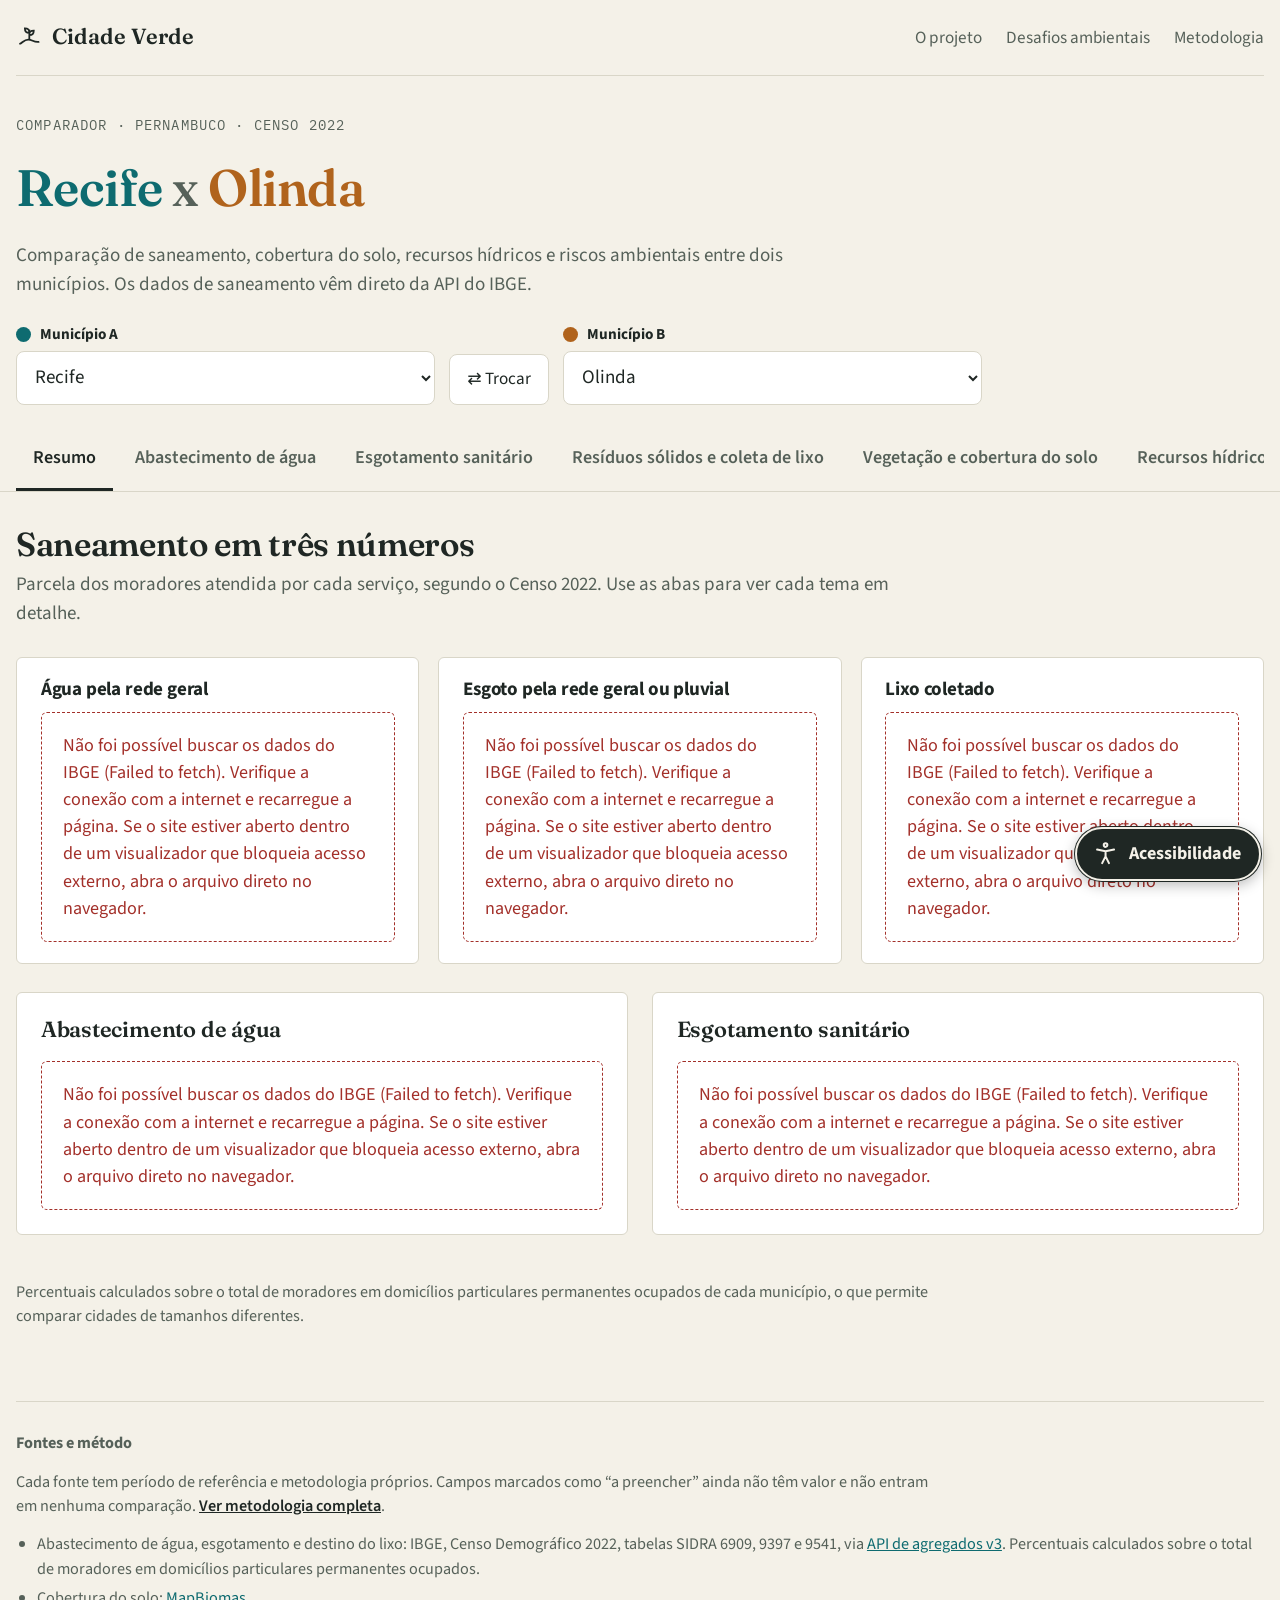
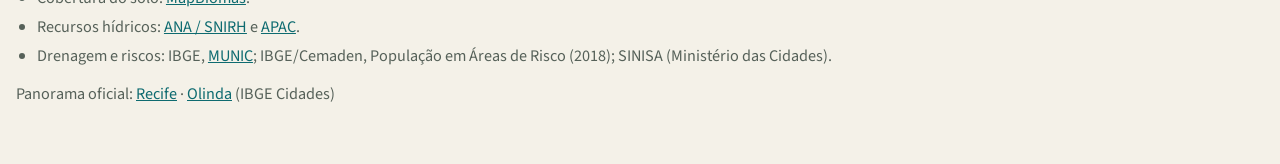
<file: comparador.html>
<!doctype html>
<html lang="pt-BR">
<head>
<meta charset="utf-8">
<meta name="viewport" content="width=device-width, initial-scale=1, viewport-fit=cover">
<title>Comparador | Cidade Verde</title>
<meta name="description" content="Compare indicadores ambientais de dois municípios de Pernambuco: saneamento, resíduos, vegetação, recursos hídricos e riscos, com dados do Censo 2022 (IBGE) e outras fontes públicas.">
<link rel="preconnect" href="https://fonts.googleapis.com">
<link rel="preconnect" href="https://fonts.gstatic.com" crossorigin>
<link rel="stylesheet" href="https://fonts.googleapis.com/css2?family=Fraunces:opsz,wght@9..144,500;9..144,600&family=Source+Sans+3:wght@400;600;700&family=IBM+Plex+Mono:wght@400;500&display=swap">
<meta property="og:title" content="Comparador | Cidade Verde">
<meta property="og:description" content="Compare indicadores ambientais de municípios de Pernambuco com dados públicos.">
<meta property="og:type" content="website">
<meta property="og:locale" content="pt_BR">
<meta name="theme-color" content="#1E4D38">
<link rel="stylesheet" href="tokens.css">
<link rel="stylesheet" href="style.css">
<link rel="stylesheet" href="a11y.css">
<script src="a11y.js"></script>
</head>
<body>
<div class="wrap">
  <div class="sitebar">
    <a class="brand" href="index.html" aria-label="Cidade Verde, página inicial">
      <svg viewBox="0 0 24 24" aria-hidden="true" fill="none" stroke="currentColor" stroke-width="1.6"><path d="M3 18c3-1 4-4 8-4s5 3 10 2"/><path d="M12 14V5m0 3c-3 0-4-2-4-4 3 0 4 1 4 4Zm0 2c3 0 4-2 4-4-3 0-4 1-4 4Z"/></svg>
      Cidade Verde
    </a>
    <nav aria-label="Site">
      <a href="index.html#projeto">O projeto</a>
      <a href="index.html#desafios">Desafios ambientais</a>
      <a href="index.html#metodologia">Metodologia</a>
    </nav>
  </div>
</div>
<div class="wrap">
  <header>
    <div class="eyebrow">Comparador · Pernambuco · Censo 2022</div>
    <h1><span class="va" id="t-a">Recife</span> <span class="x">x</span> <span class="vb" id="t-b">Olinda</span></h1>
    <p class="lede">Comparação de saneamento, cobertura do solo, recursos hídricos e riscos ambientais entre dois municípios. Os dados de saneamento vêm direto da API do IBGE.</p>
    <div class="pickers">
      <div class="pick">
        <label for="sel-a"><span class="dot a"></span>Município A</label>
        <select id="sel-a"><option value="2611606">Recife</option></select>
      </div>
      <button class="swap" id="btn-swap" type="button" aria-label="Trocar municípios de lugar">⇄ Trocar</button>
      <div class="pick">
        <label for="sel-b"><span class="dot b"></span>Município B</label>
        <select id="sel-b"><option value="2609600">Olinda</option></select>
      </div>
    </div>
  </header>
</div>

<nav class="tabs" aria-label="Temas">
  <div class="tablist" role="tablist" id="tablist"></div>
</nav>

<div class="wrap">
  <main id="main"></main>
  <footer>
    <strong>Fontes e método</strong>
    <p class="note" style="margin:0">Cada fonte tem período de referência e metodologia próprios. Campos marcados como “a preencher” ainda não têm valor e não entram em nenhuma comparação. <a class="back" href="index.html#metodologia">Ver metodologia completa</a>.</p>
    <ul>
      <li>Abastecimento de água, esgotamento e destino do lixo: IBGE, Censo Demográfico 2022, tabelas SIDRA 6909, 9397 e 9541, via <a href="https://servicodados.ibge.gov.br/api/docs/agregados?versao=3" target="_blank" rel="noopener">API de agregados v3</a>. Percentuais calculados sobre o total de moradores em domicílios particulares permanentes ocupados.</li>
      <li>Cobertura do solo: <a href="https://plataforma.brasil.mapbiomas.org" target="_blank" rel="noopener">MapBiomas</a>.</li>
      <li>Recursos hídricos: <a href="https://www.snirh.gov.br" target="_blank" rel="noopener">ANA / SNIRH</a> e <a href="https://www.apac.pe.gov.br" target="_blank" rel="noopener">APAC</a>.</li>
      <li>Drenagem e riscos: IBGE, <a href="https://www.ibge.gov.br/estatisticas/sociais/saude/10586-pesquisa-de-informacoes-basicas-municipais.html" target="_blank" rel="noopener">MUNIC</a>; IBGE/Cemaden, População em Áreas de Risco (2018); SINISA (Ministério das Cidades).</li>
    </ul>
    <span>Panorama oficial: <a id="pan-a" href="https://cidades.ibge.gov.br/brasil/pe/recife/panorama" target="_blank" rel="noopener">Recife</a> · <a id="pan-b" href="https://cidades.ibge.gov.br/brasil/pe/olinda/panorama" target="_blank" rel="noopener">Olinda</a> (IBGE Cidades)</span>
  </footer>
</div>

<script src="script.js"></script>
</body>
</html>
</file>
<file: tokens.css>
/* Identidade visual compartilhada entre a landing page e o comparador. */
:root{
  color-scheme: light;
  /* Superfícies e texto */
  --bg:#F4F1E8;          /* areia clara */
  --surface:#FFFFFF;
  --fg:#1F2724;          /* grafite */
  --muted:#566159;
  --line:#D9D6C8;
  --track:#E8E5D8;
  /* Paleta da paisagem */
  --accent:#1E4D38;      /* verde-floresta: destaques e botões */
  --on-accent:#F7F4EA;
  --olive:#6E7B3B;       /* verde-oliva: elementos secundários */
  --river:#2A6A8C;       /* rios e oceano */
  --earth:#9C6238;       /* detalhes terrosos */
  --hero-bg:#143325;
  --hero-fg:#F1EEE2;
  /* Municípios no comparador */
  --a:#0E6B70;           /* A: maré, rio Capibaribe */
  --a-soft:#D7ECEC;
  --b:#B0631C;           /* B: telha do sítio histórico */
  --b-soft:#F4E3D1;
  --pend:#7A5C00;
  --pend-bg:#FBF1CF;
  --err:#A3302A;
  --focus:#1B5FD1;
  --display:"Fraunces", "Iowan Old Style", Georgia, serif;
  --body:"Source Sans 3", "Segoe UI", system-ui, sans-serif;
  --mono:"IBM Plex Mono", ui-monospace, "Cascadia Mono", Consolas, monospace;
  --radius:6px;
  font-size: calc(clamp(16px, 0.55vw + 12px, 30px) * var(--fs-scale, 1)); /* cresce em TVs; --fs-scale vem do painel de acessibilidade */
}
@media (prefers-color-scheme: dark){
  :root:not([data-theme="light"]){
    color-scheme: dark;
    --bg:#101A16; --surface:#16231E; --fg:#E6EDE7; --muted:#9AAAA1;
    --line:#2B3A33; --track:#23322B;
    --accent:#8CC9A5; --on-accent:#0F1A15; --olive:#A3B466; --river:#6FB2D6; --earth:#D39A6A;
    --hero-bg:#0B1511;
    --a:#4FB8BD; --a-soft:#173A3B; --b:#E1964F; --b-soft:#3D2A17;
    --pend:#E7C653; --pend-bg:#352D10; --err:#F08A80; --focus:#7FA9FF;
  }
}
:root[data-theme="dark"]{
  color-scheme: dark;
  --bg:#101A16; --surface:#16231E; --fg:#E6EDE7; --muted:#9AAAA1;
  --line:#2B3A33; --track:#23322B;
  --accent:#8CC9A5; --on-accent:#0F1A15; --olive:#A3B466; --river:#6FB2D6; --earth:#D39A6A;
  --hero-bg:#0B1511;
  --a:#4FB8BD; --a-soft:#173A3B; --b:#E1964F; --b-soft:#3D2A17;
  --pend:#E7C653; --pend-bg:#352D10; --err:#F08A80; --focus:#7FA9FF;
}
</file>
<file: landing.css>
/* Landing page do Cidade Verde. Cores, fontes e modo escuro vêm de tokens.css. */
*{box-sizing:border-box}
html{scroll-behavior:smooth}
html,body{margin:0; max-width:100%}
body{background:var(--bg); color:var(--fg); font-family:var(--body); font-size:1rem; line-height:1.55; overflow-x:clip}
h1,h2,h3{font-family:var(--display); font-weight:500; margin:0; text-wrap:balance; letter-spacing:-.015em}
p{margin:0}
a{color:var(--accent)}
img,svg{max-width:100%}
[id]{scroll-margin-top:5rem}
:focus-visible{outline:3px solid var(--focus); outline-offset:3px; border-radius:3px}
.hero,.final,.site-footer,.transicao,.site-header.at-top{--focus:#A9C8FF}
.sr-only{position:absolute; width:1px; height:1px; overflow:hidden; clip:rect(0 0 0 0); white-space:nowrap}
.skip{position:absolute; left:1rem; top:-4rem; z-index:100; background:var(--fg); color:var(--bg); padding:.75rem 1rem; border-radius:3px}
.skip:focus{top:1rem}

.container{
  max-width:76rem; margin-inline:auto;
  padding-inline:max(clamp(16px, 4vw, 40px), env(safe-area-inset-left, 0px)) max(clamp(16px, 4vw, 40px), env(safe-area-inset-right, 0px));
}
.prose p{max-width:62ch; font-size:1.1rem; line-height:1.7}
.prose p + p{margin-top:1.1rem}

/* Botões */
.btn{
  display:inline-flex; align-items:center; justify-content:center; min-height:3rem; padding:.7rem 1.6rem;
  font:600 1rem/1.2 var(--body); text-decoration:none; text-align:center; border-radius:3px; border:2px solid transparent;
  transition:background-color .2s, color .2s, border-color .2s, transform .2s;
}
.btn:hover{transform:translateY(-1px)}
.btn-primary{background:var(--accent); color:var(--on-accent)}
.btn-primary:hover{background:var(--olive); color:#fff}
.hero .btn-primary,.final .btn-primary{background:#F1EEE2; color:#143325}
.hero .btn-primary:hover,.final .btn-primary:hover{background:#fff; color:#0B1D15}
.transicao .btn-primary{background:var(--on-accent); color:var(--accent)}
.transicao .btn-primary:hover{background:#fff; color:#0B1D15}
.btn-ghost{border-color:currentColor; color:var(--hero-fg)}
.btn-ghost:hover{background:rgba(241,238,226,.12)}

/* Cabeçalho */
.site-header{
  position:fixed; inset:0 0 auto; z-index:50; padding-top:env(safe-area-inset-top, 0px);
  background:var(--bg); color:var(--fg); border-bottom:1px solid var(--line);
  transition:background-color .25s, border-color .25s, color .25s;
}
html.js .site-header.at-top{background:transparent; border-color:transparent; color:var(--hero-fg)}
.bar{display:flex; flex-wrap:wrap; align-items:center; justify-content:space-between; gap:.25rem 1rem; min-height:4rem}
.brand{display:inline-flex; align-items:center; gap:.55rem; color:inherit; text-decoration:none; font-family:var(--display); font-weight:600; font-size:1.35rem; letter-spacing:-.01em}
.brand svg{width:1.6rem; height:1.6rem; flex:none}
.menu{display:flex; align-items:center; gap:1.75rem}
.menu ul{display:flex; gap:1.75rem; list-style:none; margin:0; padding:0}
.menu li a{color:inherit; text-decoration:none; display:inline-block; padding:.5rem 0; border-bottom:2px solid transparent}
.menu li a:hover{border-bottom-color:currentColor}
.btn-nav{min-height:2.6rem; padding:.45rem 1.1rem; font-size:.95rem; background:var(--accent); color:var(--on-accent)}
.btn-nav:hover{background:var(--olive); color:#fff}
html.js .site-header.at-top .btn-nav{background:#F1EEE2; color:#143325}
.nav-toggle{display:none; align-items:center; gap:.6rem; min-height:2.75rem; padding:.4rem .8rem; background:none; color:inherit; border:1px solid currentColor; border-radius:3px; font:600 .95rem var(--body); cursor:pointer}
.nav-toggle-icon{position:relative; width:18px; height:2px; background:currentColor; transition:background-color .2s}
.nav-toggle-icon::before,.nav-toggle-icon::after{content:""; position:absolute; left:0; width:18px; height:2px; background:currentColor; transition:transform .2s}
.nav-toggle-icon::before{top:-6px} .nav-toggle-icon::after{top:6px}
.nav-toggle[aria-expanded="true"] .nav-toggle-icon{background:transparent}
.nav-toggle[aria-expanded="true"] .nav-toggle-icon::before{transform:translateY(6px) rotate(45deg)}
.nav-toggle[aria-expanded="true"] .nav-toggle-icon::after{transform:translateY(-6px) rotate(-45deg)}

@media (max-width:52rem){
  html.js .nav-toggle{display:inline-flex}
  html.js .menu{display:none; flex-basis:100%; flex-direction:column; align-items:stretch; gap:.5rem; padding-block:.5rem 1.25rem}
  html.js .menu.open{display:flex}
  html.js .menu ul{flex-direction:column; gap:0}
  html.js .menu li a{display:flex; align-items:center; min-height:3rem; width:100%; border-bottom:1px solid var(--line)}
  html.js .btn-nav{margin-top:.75rem}
  .menu{flex-basis:100%; flex-wrap:wrap; gap:.5rem 1.25rem}
}

/* Seção 2: hero */
.hero{background:var(--hero-bg); color:var(--hero-fg); padding-top:clamp(5.5rem, 8vw, 7rem); display:flex; flex-direction:column; min-height:100vh; min-height:100svh; position:relative; overflow:hidden}
.hero::before{content:""; position:absolute; inset:0 0 25% 0; background:url("assets/topografia.svg") 70% 30%/cover no-repeat; opacity:.35; pointer-events:none}
.hero > *{position:relative}
.hero-tag{display:flex; align-items:center; gap:.8rem; font-size:.98rem; letter-spacing:.02em; color:#BFD08F}
.hero-tag::before{content:""; width:2.5rem; height:2px; background:currentColor; flex:none}
.hero h1{font-size:clamp(2.2rem, 4.9vw, 4.5rem); line-height:1.05; letter-spacing:-.025em; max-width:22ch; margin-top:1.25rem; font-variation-settings:"opsz" 144}
.hero-row{display:grid; grid-template-columns:minmax(0, 46ch) auto; justify-content:space-between; gap:1.5rem clamp(2rem, 6vw, 5rem); align-items:end; margin-top:clamp(1.5rem, 3vw, 2.5rem)}
.hero-sub{font-size:clamp(1.05rem, 1.4vw, 1.25rem); line-height:1.65; max-width:46ch; color:rgba(241,238,226,.88)}
.hero-cta{display:flex; flex-wrap:wrap; gap:.75rem}
.hero-art{margin:auto 0 0; padding-top:clamp(1.5rem, 3vw, 2.5rem); position:relative}
.hero-art svg{display:block; width:100%; height:clamp(10rem, 20vw, 18rem)}
.hero-art figcaption{padding:.55rem max(clamp(16px, 4vw, 40px), env(safe-area-inset-left, 0px)); background:#0B1D15; color:#B9C7BC; font-size:.8rem}

/* Seções genéricas */
.section{padding-block:clamp(4rem, 9vw, 8rem); position:relative}
.section > .container{position:relative}
.section h2{font-size:clamp(2rem, 4.6vw, 3.6rem); line-height:1.08}

/* Seção 3: projeto */
.projeto{overflow:hidden}
.projeto::before,.pernambuco::before,.transicao::before,.final::before{
  content:""; position:absolute; inset:0; background:url("assets/topografia.svg") center/cover no-repeat; pointer-events:none;
}
.projeto::before{opacity:.35}
.projeto-grid{display:grid; grid-template-columns:repeat(12, minmax(0, 1fr)); gap:2.5rem clamp(1rem, 3vw, 2rem)}
.projeto-head{grid-column:1 / 7}
.projeto-body{grid-column:7 / 13}
.projeto-body .limite{margin-top:1.75rem; padding-left:1rem; border-left:3px solid var(--earth); color:var(--muted); font-size:1rem}
.fluxo{grid-column:1 / -1; display:grid; grid-template-columns:repeat(3, minmax(0, 1fr)); gap:1.5rem clamp(1rem, 3vw, 2.5rem); list-style:none; margin:clamp(1.5rem, 4vw, 3rem) 0 0; padding:0; counter-reset:passo}
.fluxo li{counter-increment:passo; border-top:2px solid var(--accent); padding-top:1rem; display:grid; gap:.4rem; align-content:start}
.fluxo li::before{content:counter(passo) "."; font-family:var(--display); font-size:1.1rem; color:var(--olive)}
.fluxo strong{font-family:var(--display); font-weight:500; font-size:1.5rem; letter-spacing:-.01em}
.fluxo span{color:var(--muted); max-width:34ch}

/* Seção 4: desafios */
.desafios{background:var(--surface)}
.desafios-head{display:grid; gap:1.25rem; max-width:52rem}
.tema{display:grid; grid-template-columns:minmax(0, 1.1fr) minmax(0, 1fr); gap:2rem clamp(2rem, 6vw, 5.5rem); align-items:center; margin-top:clamp(3.5rem, 8vw, 6rem)}
.tema-inv .tema-fig{order:2}
.tema-fig{margin:0; --c:var(--river)}
.tema-earth{--c:var(--earth)} .tema-olive{--c:var(--olive)}
.tema-fig svg{display:block; width:100%; height:auto; background:var(--bg); border:1px solid var(--line)}
.tema-fig figcaption,.pe-fig figcaption{margin-top:.5rem; font-size:.8rem; color:var(--muted)}
.tema-txt h3{font-size:clamp(1.6rem, 3vw, 2.3rem); line-height:1.12; margin-bottom:1rem}
.tema-txt p{max-width:52ch; line-height:1.7}
.tema-txt p + p{margin-top:.9rem}
.tema-txt .ver{margin-top:1.5rem; padding-top:.9rem; border-top:1px solid var(--line); font-size:.95rem; color:var(--muted)}
.ln{fill:none; stroke:var(--c); stroke-width:2.2; stroke-linecap:round; stroke-linejoin:round}
.ln .ground{stroke:var(--fg); stroke-opacity:.45}
.ln .water,.ln .pipe-a{stroke:var(--river)}
.ln .pipe-a{stroke-width:4}
.ln .pipe-b{stroke:var(--earth); stroke-width:3}
.ln .fillsoft{fill:var(--c); fill-opacity:.12}
.tx{font-family:var(--body); font-size:15px; fill:var(--fg)}

/* Seção 5: Pernambuco */
.pernambuco{overflow:hidden}
.pernambuco::before{opacity:.4; transform:scaleX(-1)}
.pe-grid{display:grid; grid-template-columns:minmax(0, 7fr) minmax(0, 5fr); gap:2.5rem clamp(2rem, 6vw, 5rem); align-items:start}
.pe-text h2{margin-bottom:1.5rem}
.pe-lista{margin:2rem 0 0; display:grid; max-width:48rem}
.pe-lista > div{display:grid; grid-template-columns:minmax(0, 11rem) minmax(0, 1fr); gap:.4rem 1.5rem; padding-block:1rem; border-top:1px solid var(--line)}
.pe-lista dt{font-family:var(--display); font-size:1.15rem; line-height:1.25}
.pe-lista dd{margin:0; color:var(--muted)}
.aviso{margin-top:1.75rem; font-size:.92rem; color:var(--muted); max-width:52ch}
.pe-fig{margin:0; position:sticky; top:6rem}
.pe-fig svg{display:block; width:100%; max-width:28rem; margin-inline:auto; height:auto; background:var(--surface); border:1px solid var(--line)}

/* Seção 6: indicadores */
.indicadores{background:var(--surface)}
.ind-head{display:grid; gap:1.25rem; max-width:50rem}
.ind-lista{list-style:none; margin:clamp(2rem, 5vw, 3.5rem) 0 0; padding:0}
.ind-lista li{display:grid; grid-template-columns:minmax(0, 1.1fr) minmax(0, 1.5fr) minmax(0, 1fr); gap:.6rem clamp(1rem, 3vw, 2.5rem); align-items:start; padding-block:1.5rem; border-top:1px solid var(--line)}
.ind-lista li:last-child{border-bottom:1px solid var(--line)}
.ind-nome{font-family:var(--display); font-size:clamp(1.3rem, 2.2vw, 1.7rem); line-height:1.15}
.ind-nome a{color:inherit; text-decoration-thickness:1px; text-underline-offset:.2em}
.ind-nome a:hover{color:var(--accent)}
.ind-lista p{color:var(--muted); max-width:50ch}
.status{display:block; width:fit-content; max-width:100%; font-size:.8rem; font-weight:700; line-height:1.3; padding:.2rem .6rem; border-radius:99px}
.ind-status{display:grid; gap:.4rem; justify-items:start}
.status-auto{background:var(--a-soft); color:var(--a)}
.status-manual{background:var(--pend-bg); color:var(--pend)}

/* Seção 7: transição */
.transicao{background:var(--accent); color:var(--on-accent); overflow:hidden}
.transicao::before{opacity:.5}
.transicao-inner{display:grid; grid-template-columns:minmax(0, 1.2fr) minmax(0, 1fr); gap:2rem clamp(2rem, 6vw, 5rem); align-items:end}
.transicao h2{font-size:clamp(2rem, 4.4vw, 3.4rem)}
.transicao .prose p{font-size:1.15rem}
.nota-ferramenta{margin:1rem 0 1.75rem; max-width:46ch; font-size:.95rem; opacity:.85}

/* Seção 8: metodologia */
.met-head{display:grid; grid-template-columns:minmax(0, 5fr) minmax(0, 6fr); gap:1.5rem clamp(2rem, 6vw, 5rem); align-items:start}
.met-status{display:grid; grid-template-columns:repeat(3, minmax(0, 1fr)); gap:1.5rem clamp(1rem, 3vw, 2.5rem); margin-top:clamp(2rem, 5vw, 3.5rem)}
.ms{padding-top:1rem; border-top:4px solid var(--a)}
.ms-manual{border-top-color:var(--earth)}
.ms-vazio{border-top:4px dashed var(--muted)}
.ms h3{font-size:1.3rem; margin-bottom:.6rem}
.ms p{color:var(--muted)}
.tbl-fontes{margin-top:clamp(2rem, 5vw, 3.5rem); overflow-x:auto; border-top:2px solid var(--fg)}
.tbl-fontes table{border-collapse:collapse; width:100%; min-width:42rem; font-size:.95rem}
.tbl-fontes th,.tbl-fontes td{text-align:left; padding:.85rem .75rem .85rem 0; border-bottom:1px solid var(--line); vertical-align:top}
.tbl-fontes thead th{font-size:.82rem; color:var(--muted); font-weight:700}
.tbl-fontes tbody th{font-weight:600; width:26%}
.tbl-fontes td:last-child{white-space:nowrap; color:var(--muted)}
.cuidados{list-style:none; margin:clamp(2rem, 5vw, 3rem) 0 0; padding:0; display:grid; grid-template-columns:repeat(2, minmax(0, 1fr)); gap:.75rem clamp(1rem, 3vw, 2.5rem)}
.cuidados li{padding-left:1rem; border-left:3px solid var(--earth); color:var(--muted)}

/* Seção 9: chamada final */
.final{background:var(--hero-bg); color:var(--hero-fg); padding-block:clamp(5rem, 11vw, 9rem); position:relative; overflow:hidden}
.final::before{opacity:.55}
.final-inner{position:relative; display:grid; gap:1.5rem; justify-items:start}
.final h2{font-size:clamp(2.2rem, 5.6vw, 4.6rem); line-height:1.06; max-width:20ch; font-variation-settings:"opsz" 144}
.final p{max-width:48ch; font-size:1.15rem; line-height:1.65; color:rgba(241,238,226,.88)}
.final .btn{margin-top:.75rem}

/* Seção 10: rodapé */
.site-footer{background:var(--hero-bg); color:var(--hero-fg); border-top:1px solid rgba(241,238,226,.18); padding-block:3rem calc(3rem + env(safe-area-inset-bottom, 0px))}
.footer-grid{display:grid; grid-template-columns:minmax(0, 2fr) minmax(0, 1fr) minmax(0, 1fr); gap:2rem clamp(1.5rem, 4vw, 3rem)}
.footer-brand{font-family:var(--display); font-size:1.5rem; margin-bottom:.6rem}
.footer-about p:last-child{max-width:46ch; font-size:.92rem; color:rgba(241,238,226,.78)}
.footer-title{font-weight:700; margin-bottom:.6rem; font-size:.95rem}
.site-footer ul{list-style:none; margin:0; padding:0; display:grid; gap:.1rem}
.site-footer li a{display:inline-block; padding:.3rem 0; color:rgba(241,238,226,.85); font-size:.95rem}
.site-footer li a:hover{color:#fff}

/* Entrada sutil durante a rolagem (só com JavaScript; sem JS o conteúdo já aparece) */
html.js .reveal{opacity:0; transform:translateY(14px); transition:opacity .6s ease, transform .6s ease}
html.js .reveal.in{opacity:1; transform:none}

/* Tablets e celulares */
@media (max-width:60rem){
  .projeto-head,.projeto-body{grid-column:1 / -1}
  .tema,.pe-grid,.transicao-inner,.met-head{grid-template-columns:minmax(0, 1fr)}
  .tema-inv .tema-fig{order:0}
  .pe-fig{position:static}
  .hero-row{grid-template-columns:minmax(0, 1fr)}
  .ind-lista li{grid-template-columns:minmax(0, 1fr)}
  .met-status{grid-template-columns:minmax(0, 1fr)}
}
@media (max-width:42rem){
  .fluxo,.cuidados,.footer-grid{grid-template-columns:minmax(0, 1fr)}
  .pe-lista > div{grid-template-columns:minmax(0, 1fr)}
  .btn{width:100%}
  .hero-cta{flex-direction:column}
  .btn-nav{width:100%}
}
@media (min-width:1800px){ .container{max-width:100rem} }

@media (prefers-reduced-motion:reduce){
  html{scroll-behavior:auto}
  *,*::before,*::after{transition:none !important; animation:none !important}
  html.js .reveal{opacity:1; transform:none}
}
</file>
<file: a11y.css>
/* Acessibilidade do Cidade Verde. Carregar DEPOIS de tokens.css e do CSS da página.
   Os atributos em <html> (data-theme, data-contrast, data-spacing, data-font, data-motion,
   data-links, data-scale) são definidos por a11y.js. */

/* ===================================================================
   1. Painel e botão flutuante
   =================================================================== */
.a11y{
  position:fixed; z-index:200;
  right:max(1em, env(safe-area-inset-right, 0px));
  bottom:max(1em, env(safe-area-inset-bottom, 0px));
  display:flex; flex-direction:column; align-items:flex-end; gap:.75em;
  font-family:var(--body); font-size:clamp(16px, 1rem, 24px); line-height:1.4; letter-spacing:normal; word-spacing:normal;
  --focus:#1B5FD1;
}
:root[data-theme="dark"] .a11y{--focus:#7FA9FF}
@media (prefers-color-scheme: dark){ :root:not([data-theme="light"]) .a11y{--focus:#7FA9FF} }

.a11y-toggle{
  order:2; display:inline-flex; align-items:center; gap:.55em; min-height:3em; padding:.55em 1em .55em .8em;
  font:700 .95em/1.2 var(--body); color:var(--bg); background:var(--fg);
  border:2px solid var(--bg); border-radius:99px; cursor:pointer;
  box-shadow:0 0 0 1px var(--fg), 0 4px 14px rgba(0,0,0,.28);
}
.a11y-toggle:hover{background:var(--accent); color:var(--on-accent); box-shadow:0 0 0 1px var(--accent), 0 4px 14px rgba(0,0,0,.28)}
.a11y-toggle svg{width:1.5em; height:1.5em; flex:none}
.a11y :focus-visible{outline:3px solid var(--focus); outline-offset:3px; border-radius:6px}
.a11y-toggle:focus-visible{border-radius:99px}

.a11y-panel{
  order:1; width:min(22em, calc(100vw - 2em)); max-height:min(40em, calc(100vh - 6.5em)); max-height:min(40em, calc(100dvh - 6.5em));
  display:flex; flex-direction:column; overflow:hidden;
  background:var(--surface); color:var(--fg); border:1px solid var(--line); border-radius:12px;
  box-shadow:0 12px 40px rgba(0,0,0,.28);
}
.a11y-panel[hidden]{display:none}
.a11y-head{display:flex; align-items:center; justify-content:space-between; gap:1em; padding:.9em 1em .8em 1.25em; border-bottom:1px solid var(--line)}
.a11y-head h2{font:600 1.25em/1.2 var(--display); letter-spacing:-.01em; margin:0}
.a11y-close{
  width:44px; height:44px; display:grid; place-items:center; flex:none; cursor:pointer;
  font:400 28px/1 var(--body); color:var(--fg); background:none; border:1px solid var(--line); border-radius:8px;
}
.a11y-close:hover{border-color:var(--fg)}
.a11y-body{display:grid; gap:1.1em; padding:1.1em 1.25em; overflow-y:auto; overscroll-behavior:contain}
.a11y-foot{padding:.8em 1.25em 1em; border-top:1px solid var(--line)}

.a11y-group{border:0; margin:0; padding:0; min-width:0; display:grid; gap:.5em}
.a11y-group legend,.a11y-group-title{padding:0; margin:0; font-size:.9em; font-weight:700}

/* Grupo de 3 opções (tema) */
.a11y-seg{display:grid; grid-template-columns:repeat(3, 1fr); border:1px solid var(--line); border-radius:8px; overflow:hidden}
.a11y-seg-item{position:relative; display:flex}
.a11y-seg-item + .a11y-seg-item{border-left:1px solid var(--line)}
.a11y-seg input{position:absolute; opacity:0; inset:0; width:100%; height:100%; margin:0; cursor:pointer}
.a11y-seg label{
  flex:1; display:flex; align-items:center; justify-content:center; min-height:2.75em; padding:.4em .3em;
  font-size:.92em; font-weight:600; text-align:center; cursor:pointer; background:var(--surface); color:var(--fg);
}
.a11y-seg input:checked + label{background:var(--fg); color:var(--bg)}
.a11y-seg input:focus-visible + label{outline:3px solid var(--focus); outline-offset:-3px}
.a11y-seg input:not(:checked):hover + label{background:var(--track)}

/* Tamanho do texto */
.a11y-size{display:grid; grid-template-columns:3.5em 1fr 3.5em; gap:.5em; align-items:center}
.a11y-step{
  min-height:2.75em; font:700 1.05em/1 var(--body); color:var(--fg); background:var(--surface);
  border:1px solid var(--line); border-radius:8px; cursor:pointer;
}
.a11y-step:hover:not(:disabled){border-color:var(--fg); background:var(--track)}
.a11y-step:disabled{opacity:.4; cursor:not-allowed}
.a11y-size-value{text-align:center; font:600 1.1em var(--mono); font-variant-numeric:tabular-nums}

/* Interruptores */
.a11y-switch{position:relative; display:grid; grid-template-columns:minmax(0, 1fr) auto; gap:.25em 1em; align-items:center; padding-block:.15em}
.a11y-switch input{position:absolute; opacity:0; width:1px; height:1px; margin:0}
.a11y-switch label{display:grid; gap:.1em; cursor:pointer}
.a11y-switch label::after{content:""; position:absolute; inset:-.2em -.35em}
.a11y-switch-title{font-size:.95em; font-weight:700}
.a11y-help{font-size:.82em; color:var(--muted)}
.a11y-track{
  position:relative; width:2.9em; height:1.7em; flex:none; border-radius:99px;
  background:var(--track); border:2px solid var(--muted); pointer-events:none;
  transition:background-color .15s, border-color .15s;
}
.a11y-thumb{position:absolute; top:50%; left:.2em; width:1.05em; height:1.05em; margin-top:-.525em; border-radius:50%; background:var(--muted); transition:transform .15s, background-color .15s}
.a11y-switch input:checked ~ .a11y-track{background:var(--accent); border-color:var(--accent)}
.a11y-switch input:checked ~ .a11y-track .a11y-thumb{transform:translateX(1.2em); background:var(--on-accent)}
.a11y-switch input:focus-visible ~ .a11y-track{outline:3px solid var(--focus); outline-offset:3px}
.a11y-switch input:disabled ~ label{cursor:not-allowed}
.a11y-switch input:disabled ~ .a11y-track{opacity:.7}

.a11y-reset{
  width:100%; min-height:2.75em; padding:.5em 1em; font:600 .95em var(--body); cursor:pointer;
  color:var(--fg); background:var(--surface); border:1px solid var(--fg); border-radius:8px;
}
.a11y-reset:hover{background:var(--fg); color:var(--bg)}

@media (max-width:30em){
  .a11y-toggle-label{position:absolute; width:1px; height:1px; overflow:hidden; clip:rect(0 0 0 0); white-space:nowrap}
  .a11y-toggle{padding:.55em; width:3.25em; height:3.25em; justify-content:center}
  .a11y-panel{width:calc(100vw - 2em)}
}

/* ===================================================================
   2. Texto: tamanho (via --fs-scale em tokens.css), quebra e espaçamento
   =================================================================== */
body{overflow-wrap:break-word}
:root[data-scale="150"] body,:root[data-scale="175"] body,:root[data-scale="200"] body{hyphens:auto}

/* Espaçamento conforme WCAG 1.4.12: linhas 1,5x+, parágrafos 2x, letras 0,12em e palavras 0,16em */
:root[data-spacing="wide"] body{line-height:1.8; letter-spacing:.05em; word-spacing:.16em}
:root[data-spacing="wide"] p,
:root[data-spacing="wide"] li,
:root[data-spacing="wide"] dd,
:root[data-spacing="wide"] dt,
:root[data-spacing="wide"] td,
:root[data-spacing="wide"] th,
:root[data-spacing="wide"] figcaption,
:root[data-spacing="wide"] label{line-height:1.8}
:root[data-spacing="wide"] p + p{margin-top:1.6em}
:root[data-spacing="wide"] h1,
:root[data-spacing="wide"] h2,
:root[data-spacing="wide"] h3{line-height:1.25; word-spacing:.08em}
:root[data-spacing="wide"] .a11y{letter-spacing:normal; word-spacing:normal}

/* Fonte de leitura fácil (carregada sob demanda por a11y.js) */
:root[data-font="legible"]{
  --display:"Atkinson Hyperlegible", "Segoe UI", system-ui, sans-serif;
  --body:"Atkinson Hyperlegible", "Segoe UI", system-ui, sans-serif;
  --mono:"Atkinson Hyperlegible", "Segoe UI", system-ui, sans-serif;
}
:root[data-font="legible"] h1,
:root[data-font="legible"] h2,
:root[data-font="legible"] h3{font-weight:700; letter-spacing:0; font-variation-settings:normal}

/* Links sempre sublinhados (o alto contraste também liga isso) */
:root[data-links="underline"] a:not(.btn):not(.brand):not(.skip),
:root[data-contrast="high"] a:not(.btn):not(.brand):not(.skip){
  text-decoration:underline; text-decoration-thickness:.1em; text-underline-offset:.22em;
}

/* ===================================================================
   3. Movimento reduzido (também espelha prefers-reduced-motion)
   =================================================================== */
:root[data-motion="reduce"],:root[data-motion="reduce"] body{scroll-behavior:auto}
:root[data-motion="reduce"] *,
:root[data-motion="reduce"] *::before,
:root[data-motion="reduce"] *::after{
  transition:none !important; animation:none !important; scroll-behavior:auto !important;
}
html.js[data-motion="reduce"] .reveal{opacity:1; transform:none}
:root[data-motion="reduce"] .btn:hover{transform:none}

/* ===================================================================
   4. Alto contraste
   Claro por padrão; escuro quando o tema for escuro (explícito ou do sistema).
   =================================================================== */
:root[data-contrast="high"]{
  color-scheme: light;
  --bg:#FFFFFF; --surface:#FFFFFF; --fg:#000000; --muted:#1A1A1A; --line:#000000; --track:#DCDCDC;
  --accent:#00351B; --on-accent:#FFFFFF; --olive:#2F3A00; --river:#003F66; --earth:#6B3A00;
  --hero-bg:#000000; --hero-fg:#FFFFFF;
  --a:#00474B; --a-soft:#FFFFFF; --b:#7A3D00; --b-soft:#FFFFFF;
  --pend:#4A3600; --pend-bg:#FFFFFF; --err:#8A0000; --focus:#0030B8;
}
:root[data-contrast="high"][data-theme="dark"]{
  color-scheme: dark;
  --bg:#000000; --surface:#000000; --fg:#FFFFFF; --muted:#EDEDED; --line:#FFFFFF; --track:#3A3A3A;
  --accent:#7DFFB0; --on-accent:#000000; --olive:#D6F08A; --river:#8FD3FF; --earth:#FFC48A;
  --hero-bg:#000000; --hero-fg:#FFFFFF;
  --a:#5FF0F5; --a-soft:#000000; --b:#FFB566; --b-soft:#000000;
  --pend:#FFE066; --pend-bg:#000000; --err:#FF9C94; --focus:#FFD400;
}
@media (prefers-color-scheme: dark){
  :root[data-contrast="high"]:not([data-theme="light"]){
    color-scheme: dark;
    --bg:#000000; --surface:#000000; --fg:#FFFFFF; --muted:#EDEDED; --line:#FFFFFF; --track:#3A3A3A;
    --accent:#7DFFB0; --on-accent:#000000; --olive:#D6F08A; --river:#8FD3FF; --earth:#FFC48A;
    --hero-bg:#000000; --hero-fg:#FFFFFF;
    --a:#5FF0F5; --a-soft:#000000; --b:#FFB566; --b-soft:#000000;
    --pend:#FFE066; --pend-bg:#000000; --err:#FF9C94; --focus:#FFD400;
  }
}

/* Foco mais grosso e visível */
:root[data-contrast="high"] :focus-visible{outline-width:4px; outline-offset:3px}
:root[data-contrast="high"] .hero,
:root[data-contrast="high"] .final,
:root[data-contrast="high"] .site-footer,
:root[data-contrast="high"] .transicao,
:root[data-contrast="high"] .site-header.at-top{--focus:#FFD400}
:root[data-contrast="high"][data-theme="dark"] .transicao{--focus:#0030B8}
@media (prefers-color-scheme: dark){
  :root[data-contrast="high"]:not([data-theme="light"]) .transicao{--focus:#0030B8}
}

/* Textura de fundo e transparências atrapalham a leitura */
:root[data-contrast="high"] .hero::before,
:root[data-contrast="high"] .projeto::before,
:root[data-contrast="high"] .pernambuco::before,
:root[data-contrast="high"] .transicao::before,
:root[data-contrast="high"] .final::before{display:none}
:root[data-contrast="high"] .hero-tag{color:var(--hero-fg)}
:root[data-contrast="high"] .hero-sub,
:root[data-contrast="high"] .final p,
:root[data-contrast="high"] .footer-about p:last-child,
:root[data-contrast="high"] .site-footer li a{color:var(--hero-fg)}
:root[data-contrast="high"] .hero-art figcaption{background:#000; color:#fff}
:root[data-contrast="high"] .nota-ferramenta{opacity:1}
:root[data-contrast="high"] .site-footer{border-top-color:var(--hero-fg)}

/* Bordas onde antes só havia diferença de tom */
:root[data-contrast="high"] .site-header{border-bottom:2px solid var(--line)}
:root[data-contrast="high"] .hero,
:root[data-contrast="high"] .final{border-bottom:2px solid #fff}
:root[data-contrast="high"] .card,
:root[data-contrast="high"] .kpi,
:root[data-contrast="high"] select,
:root[data-contrast="high"] .swap{border:2px solid var(--line)}
:root[data-contrast="high"] .track{outline:1px solid var(--fg)}
:root[data-contrast="high"] .status,
:root[data-contrast="high"] .pill{border:1px solid currentColor}
:root[data-contrast="high"] .tema-fig svg,
:root[data-contrast="high"] .pe-fig svg{border:2px solid var(--line)}
:root[data-contrast="high"] .desafios,
:root[data-contrast="high"] .indicadores{border-block:2px solid var(--line)}
:root[data-contrast="high"] .state{border-style:solid; border-width:2px}
:root[data-contrast="high"] .tab[aria-selected="true"]{border-bottom-width:5px}
:root[data-contrast="high"] .btn-primary:hover,
:root[data-contrast="high"] .btn-nav:hover{background:var(--fg); color:var(--bg)}
:root[data-contrast="high"] .hero .btn-primary:hover,
:root[data-contrast="high"] .final .btn-primary:hover{background:var(--hero-fg); color:var(--hero-bg)}
:root[data-contrast="high"] .btn-ghost{border-width:2px}
:root[data-contrast="high"] .btn-ghost:hover{background:var(--hero-fg); color:var(--hero-bg)}

/* O painel de acessibilidade também ganha bordas fortes */
:root[data-contrast="high"] .a11y-panel{border:2px solid var(--line)}
:root[data-contrast="high"] .a11y-seg,
:root[data-contrast="high"] .a11y-step,
:root[data-contrast="high"] .a11y-close{border-width:2px}
:root[data-contrast="high"] .a11y-toggle:hover{background:var(--bg); color:var(--fg); box-shadow:0 0 0 2px var(--fg)}

/* ===================================================================
   5. Escalas grandes: os @media do projeto usam rem e não "enxergam" o tamanho
   escolhido no painel. Estas regras antecipam o layout compacto.
   =================================================================== */
/* A partir de 130%: menu recolhido (igual a max-width:52rem) */
html.js[data-scale="130"] .nav-toggle,html.js[data-scale="150"] .nav-toggle,
html.js[data-scale="175"] .nav-toggle,html.js[data-scale="200"] .nav-toggle{display:inline-flex}
html.js[data-scale="130"] .menu,html.js[data-scale="150"] .menu,
html.js[data-scale="175"] .menu,html.js[data-scale="200"] .menu{display:none; flex-basis:100%; flex-direction:column; align-items:stretch; gap:.5rem; padding-block:.5rem 1.25rem}
html.js[data-scale="130"] .menu.open,html.js[data-scale="150"] .menu.open,
html.js[data-scale="175"] .menu.open,html.js[data-scale="200"] .menu.open{display:flex}
html.js[data-scale="130"] .menu ul,html.js[data-scale="150"] .menu ul,
html.js[data-scale="175"] .menu ul,html.js[data-scale="200"] .menu ul{flex-direction:column; gap:0}
html.js[data-scale="130"] .menu li a,html.js[data-scale="150"] .menu li a,
html.js[data-scale="175"] .menu li a,html.js[data-scale="200"] .menu li a{display:flex; align-items:center; min-height:3rem; width:100%; border-bottom:1px solid var(--line)}
html.js[data-scale="130"] .btn-nav,html.js[data-scale="150"] .btn-nav,
html.js[data-scale="175"] .btn-nav,html.js[data-scale="200"] .btn-nav{margin-top:.75rem; width:100%}
/* Cabeçalho aberto não pode ser mais alto que a tela: rola por dentro */
html.js[data-scale="130"] .site-header,html.js[data-scale="150"] .site-header,
html.js[data-scale="175"] .site-header,html.js[data-scale="200"] .site-header{max-height:100vh; max-height:100dvh; overflow-y:auto}

/* A partir de 150%: layout de tablet (igual a max-width:60rem) */
:is(:root[data-scale="150"],:root[data-scale="175"],:root[data-scale="200"]) :is(.projeto-head,.projeto-body){grid-column:1 / -1}
:is(:root[data-scale="150"],:root[data-scale="175"],:root[data-scale="200"]) :is(.tema,.pe-grid,.transicao-inner,.met-head,.hero-row,.ind-lista li,.met-status){grid-template-columns:minmax(0, 1fr)}
:is(:root[data-scale="150"],:root[data-scale="175"],:root[data-scale="200"]) .tema-inv .tema-fig{order:0}
:is(:root[data-scale="150"],:root[data-scale="175"],:root[data-scale="200"]) .pe-fig{position:static}

/* A partir de 175%: layout de celular (igual a max-width:42rem) */
:is(:root[data-scale="175"],:root[data-scale="200"]) :is(.fluxo,.cuidados,.footer-grid,.pe-lista > div){grid-template-columns:minmax(0, 1fr)}
:is(:root[data-scale="175"],:root[data-scale="200"]) .btn{width:100%}
:is(:root[data-scale="175"],:root[data-scale="200"]) .hero-cta{flex-direction:column}

/* Comparador: seletores e abas em coluna única quando o texto está grande */
:is(:root[data-scale="150"],:root[data-scale="175"],:root[data-scale="200"]) .pick{flex-basis:100%; max-width:none}
:is(:root[data-scale="150"],:root[data-scale="175"],:root[data-scale="200"]) .kpi .pair{grid-template-columns:minmax(0, 1fr)}

/* O hero é uma coluna flex e o .container (margin auto) encolhe até o conteúdo: com texto grande
   isso vira um recuo. Só nas escalas aumentadas, para não alterar o layout padrão. */
:is(:root[data-scale="130"],:root[data-scale="150"],:root[data-scale="175"],:root[data-scale="200"]) .hero > .container{width:100%}
</file>
<file: style.css>
/* Comparador: escolha dos dois municípios, abas por tema, painel com barras pareadas A x B.
   Cores, fontes e modo escuro vêm de tokens.css (carregado antes, nas duas páginas). */
*{box-sizing:border-box}
html,body{margin:0}
body{
  background:var(--bg); color:var(--fg);
  font-family:var(--body); font-size:1rem; line-height:1.5;
  padding-left:max(16px, env(safe-area-inset-left, 0px));
  padding-right:max(16px, env(safe-area-inset-right, 0px));
  padding-block:0 3rem;
}
.wrap{max-width:78rem; margin:0 auto}
h1,h2,h3{font-family:var(--display); text-wrap:balance; margin:0; line-height:1.15}
a{color:var(--a)}
h1,h2,h3{font-weight:600; letter-spacing:-.01em}
:focus-visible{outline:3px solid var(--focus); outline-offset:3px; border-radius:6px}

/* Cabeçalho */
header{padding-block:2rem 1.25rem; display:grid; gap:1.25rem}
.eyebrow{font-family:var(--mono); font-size:.75rem; letter-spacing:.08em; text-transform:uppercase; color:var(--muted)}
h1{font-size:clamp(1.9rem, 4vw, 3.2rem); font-weight:700}
h1 .va{color:var(--a)}
h1,h2,h3{font-weight:600; letter-spacing:-.01em} h1 .vb{color:var(--b)} h1 .x{color:var(--muted); font-weight:500}
.lede{color:var(--muted); max-width:42rem; margin:0}

.pickers{display:flex; flex-wrap:wrap; gap:.75rem; align-items:end}
.pick{display:grid; gap:.25rem; min-width:0; flex:1 1 14rem; max-width:22rem}
.pick label{font-size:.8rem; font-weight:700; display:flex; align-items:center; gap:.45rem}
.dot{width:.8rem; height:.8rem; border-radius:50%; display:inline-block; flex:none}
.dot.a{background:var(--a)} .dot.b{background:var(--b)}
select{
  font:inherit; font-size:1rem; padding:.6rem .75rem; border-radius:8px;
  border:1px solid var(--line); background:var(--surface); color:var(--fg); width:100%;
}
.swap{font:inherit; font-size:.9rem; padding:.6rem .9rem; border-radius:8px; border:1px solid var(--line); background:var(--surface); color:var(--fg); cursor:pointer}
.swap:hover{border-color:var(--muted)}

/* Abas */
nav.tabs{
  position:sticky; top:env(safe-area-inset-top, 0px); z-index:5;
  background:var(--bg); border-bottom:1px solid var(--line);
  margin-inline:calc(-1 * max(16px, env(safe-area-inset-left, 0px)));
  padding-inline:max(16px, env(safe-area-inset-left, 0px));
}
.tablist{display:flex; gap:.25rem; overflow-x:auto; scrollbar-width:thin; max-width:78rem; margin:0 auto}
.tab{
  font:inherit; font-size:.95rem; font-weight:600; white-space:nowrap;
  padding:.85rem .9rem; border:0; background:none; color:var(--muted); cursor:pointer;
  border-bottom:3px solid transparent;
}
.tab:hover{color:var(--fg)}
.tab[aria-selected="true"]{color:var(--fg); border-bottom-color:var(--fg)}

/* Painéis */
main{padding-top:1.75rem}
.panel{display:grid; gap:1.5rem}
.panel-head{display:grid; gap:.4rem; max-width:48rem}
.panel-head h2{font-size:clamp(1.5rem, 2.6vw, 2.2rem)}
.panel-head p{margin:0; color:var(--muted)}

.grid{display:grid; gap:1.25rem; grid-template-columns:repeat(auto-fit, minmax(min(100%, 24rem), 1fr))}
.card{background:var(--surface); border:1px solid var(--line); border-radius:var(--radius); padding:1.25rem; display:grid; gap:1rem; min-width:0; align-content:start}
.card h3{font-size:1.15rem}
.card .src{font-size:.8rem; color:var(--muted)}

/* Indicadores principais */
.kpis{display:grid; gap:1rem; grid-template-columns:repeat(auto-fit, minmax(min(100%, 17rem), 1fr))}
.kpi{background:var(--surface); border:1px solid var(--line); border-radius:var(--radius); padding:1.1rem 1.25rem; display:grid; gap:.6rem}
.kpi h3{font-size:1rem; font-family:var(--body); font-weight:700}
.kpi .pair{display:grid; grid-template-columns:1fr 1fr; gap:.75rem}
.kpi .city{font-size:.8rem; color:var(--muted); display:flex; gap:.4rem; align-items:center; min-width:0}
.kpi .city span:last-child{overflow:hidden; text-overflow:ellipsis; white-space:nowrap}
.kpi .num{font-family:var(--display); font-size:2.2rem; font-weight:700; font-variant-numeric:tabular-nums; line-height:1.1}
.kpi .num.a{color:var(--a)}
h1,h2,h3{font-weight:600; letter-spacing:-.01em} .kpi .num.b{color:var(--b)}
.kpi .diff{font-size:.85rem; color:var(--muted)}

/* Barras pareadas */
.bars{display:grid; gap:.9rem}
.row{display:grid; gap:.3rem}
.row .lab{font-size:.92rem; font-weight:600}
.bar{display:grid; grid-template-columns:1fr 4.2rem; gap:.6rem; align-items:center}
.track{height:.85rem; background:var(--track); border-radius:99px; overflow:hidden}
.fill{height:100%; border-radius:99px; transition:width .6s ease}
.fill.a{background:var(--a)} .fill.b{background:var(--b)}
.val{font-family:var(--mono); font-size:.85rem; text-align:right; font-variant-numeric:tabular-nums}
.legend{display:flex; flex-wrap:wrap; gap:1rem; font-size:.85rem; color:var(--muted)}
.legend span{display:inline-flex; align-items:center; gap:.4rem}

/* Tabela de indicadores manuais */
.tbl-wrap{overflow-x:auto}
table{border-collapse:collapse; width:100%; font-size:.95rem}
th,td{text-align:left; padding:.65rem .5rem; border-bottom:1px solid var(--line); vertical-align:top}
th{font-size:.75rem; text-transform:uppercase; letter-spacing:.06em; color:var(--muted); font-weight:700}
td.n{font-family:var(--mono); font-variant-numeric:tabular-nums; white-space:nowrap}
.pill{display:inline-block; font-size:.75rem; font-weight:700; padding:.15rem .55rem; border-radius:99px; background:var(--pend-bg); color:var(--pend); font-family:var(--body)}

.state{padding:1rem 1.1rem; border-radius:var(--radius); border:1px dashed var(--line); color:var(--muted); font-size:.95rem}
.state.err{border-color:var(--err); color:var(--err)}
.skel{height:.85rem; border-radius:99px; background:var(--track); animation:pulse 1.4s ease-in-out infinite}
@keyframes pulse{50%{opacity:.45}}

.note{font-size:.85rem; color:var(--muted); max-width:48rem}
footer{margin-top:3rem; padding-top:1.5rem; border-top:1px solid var(--line); display:grid; gap:.75rem; font-size:.85rem; color:var(--muted)}
footer ul{margin:0; padding-left:1.1rem; display:grid; gap:.25rem}

@media (min-width:1800px){ .wrap{max-width:110rem} .tablist{max-width:110rem} }
@media (prefers-reduced-motion:reduce){ .fill{transition:none} .skel{animation:none} }

/* Barra de retorno ao site institucional */
.sitebar{display:flex; flex-wrap:wrap; align-items:center; justify-content:space-between; gap:.5rem 1.5rem; padding-block:.9rem; border-bottom:1px solid var(--line); font-size:.9rem}
.sitebar .brand{font-family:var(--display); font-weight:600; font-size:1.15rem; color:var(--fg); text-decoration:none; display:inline-flex; align-items:center; gap:.5rem}
.sitebar .brand svg{width:1.4rem; height:1.4rem; flex:none}
.sitebar nav{display:flex; flex-wrap:wrap; gap:.25rem 1.25rem}
.sitebar nav a{color:var(--muted); text-decoration:none; padding:.4rem 0}
.sitebar nav a:hover{color:var(--fg); text-decoration:underline}
footer .back{color:var(--fg); font-weight:600}
</file>
